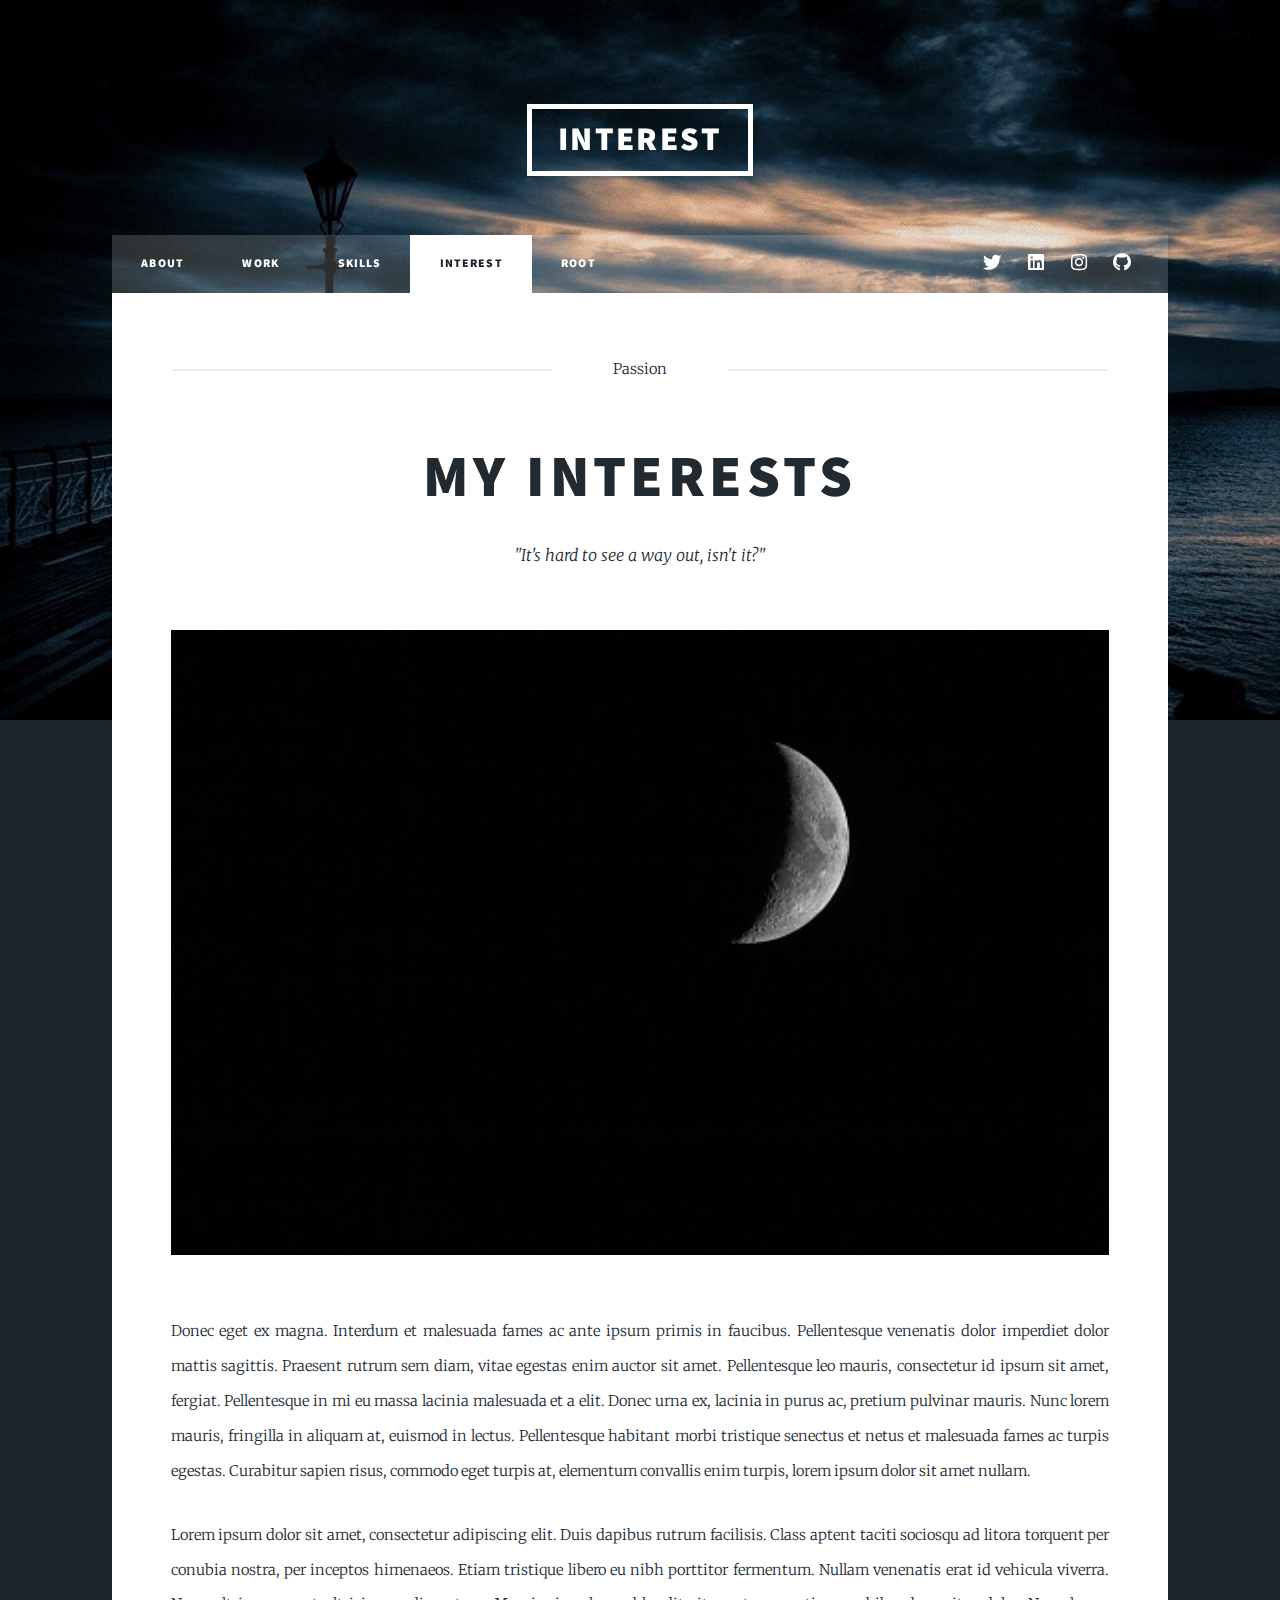
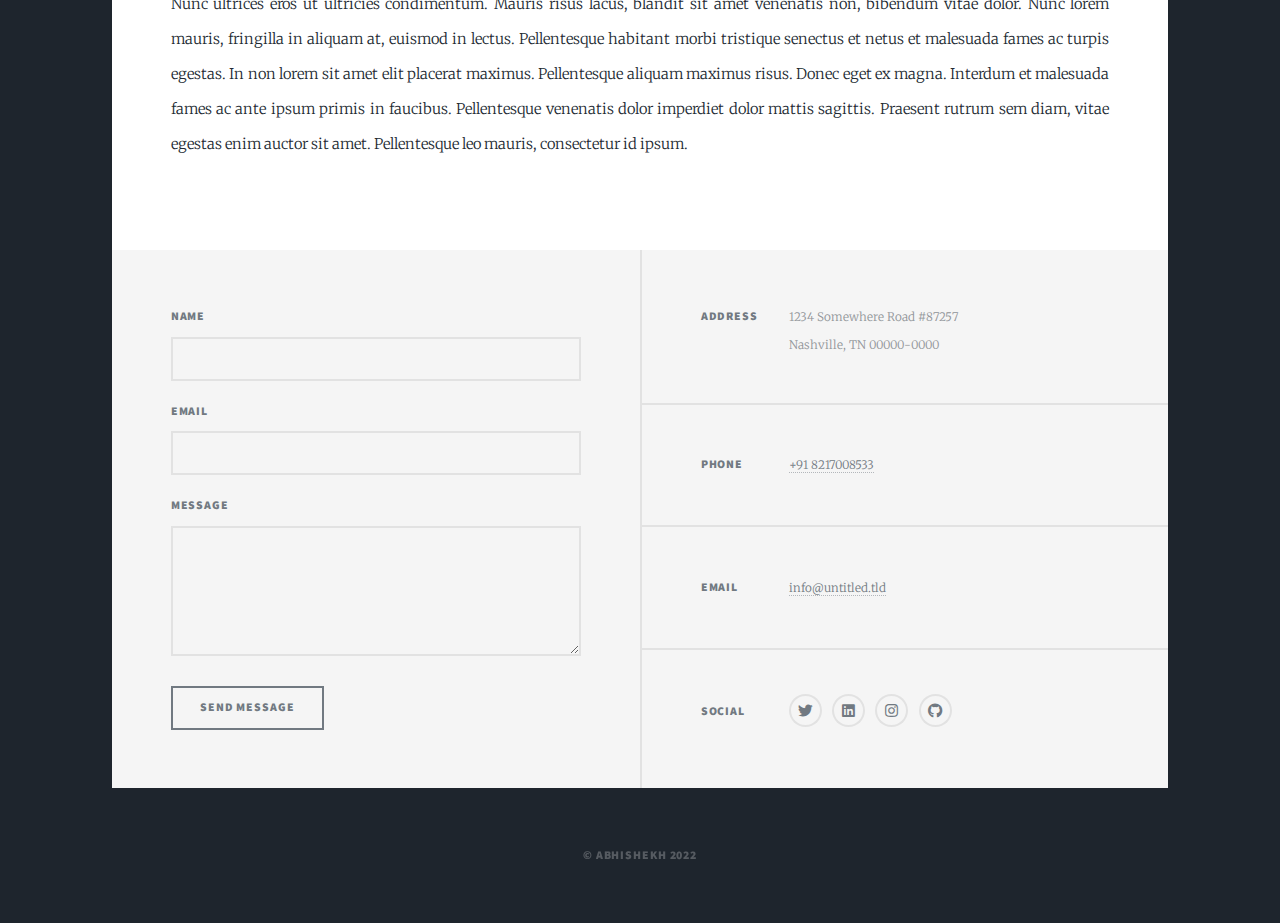
<file: Abhishekh/Interest.html>
<!DOCTYPE HTML>

<html>
	<head>
		<title>Interest</title>
		<meta charset="utf-8" />
		<meta name="viewport" content="width=device-width, initial-scale=1, user-scalable=no" />
		<link rel="stylesheet" href="assets/css/main.css" />
		<noscript><link rel="stylesheet" href="assets/css/noscript.css" /></noscript>
	</head>
	<body class="is-preload">

		<!-- Wrapper -->
			<div id="wrapper">

				<!-- Header -->
					<header id="header">
						<a href="#main" class="logo">interest</a>
					</header>

				<!-- Nav -->
					<nav id="nav">
						<ul class="links">
							<li><a href="index.html">ABOUT</a></li>
							<li><a href="work.html">WORK</a></li>
							<li><a href="skillset.html">Skills</a></li>
                            <li class="active"><a href="Interest.html">Interest</a></li>
                            <li><a href="root.html">root</a></li>
						</ul>
						<ul class="icons">
							<li><a href="#" class="icon brands fa-twitter"><span class="label">Twitter</span></a></li>
							<li><a href="https://www.linkedin.com/in/abhishekhravikumar/" class="icon brands fa-linkedin"><span class="label">Linkedin</span></a></li>
							<li><a href="https://www.instagram.com/abhishekhpr/" class="icon brands fa-instagram"><span class="label">Instagram</span></a></li>
							<li><a href="#" class="icon brands fa-github"><span class="label">GitHub</span></a></li>
						</ul>
					</nav>

				<!-- Main -->
					<div id="main">

						<!-- Post -->
							<section class="post">
								<header class="major">
									<span class="date">Passion</span>
									<h1> My interests</h1>
									<p>"It's hard to see a way out, isn't it?"</p>
								</header>
								<div class="image main"><img src="images/moonlight.jpg" alt="" /></div>
								<p>Donec eget ex magna. Interdum et malesuada fames ac ante ipsum primis in faucibus. Pellentesque venenatis dolor imperdiet dolor mattis sagittis. Praesent rutrum sem diam, vitae egestas enim auctor sit amet. Pellentesque leo mauris, consectetur id ipsum sit amet, fergiat. Pellentesque in mi eu massa lacinia malesuada et a elit. Donec urna ex, lacinia in purus ac, pretium pulvinar mauris. Nunc lorem mauris, fringilla in aliquam at, euismod in lectus. Pellentesque habitant morbi tristique senectus et netus et malesuada fames ac turpis egestas. Curabitur sapien risus, commodo eget turpis at, elementum convallis enim turpis, lorem ipsum dolor sit amet nullam.</p>
								<p>Lorem ipsum dolor sit amet, consectetur adipiscing elit. Duis dapibus rutrum facilisis. Class aptent taciti sociosqu ad litora torquent per conubia nostra, per inceptos himenaeos. Etiam tristique libero eu nibh porttitor fermentum. Nullam venenatis erat id vehicula viverra. Nunc ultrices eros ut ultricies condimentum. Mauris risus lacus, blandit sit amet venenatis non, bibendum vitae dolor. Nunc lorem mauris, fringilla in aliquam at, euismod in lectus. Pellentesque habitant morbi tristique senectus et netus et malesuada fames ac turpis egestas. In non lorem sit amet elit placerat maximus. Pellentesque aliquam maximus risus. Donec eget ex magna. Interdum et malesuada fames ac ante ipsum primis in faucibus. Pellentesque venenatis dolor imperdiet dolor mattis sagittis. Praesent rutrum sem diam, vitae egestas enim auctor sit amet. Pellentesque leo mauris, consectetur id ipsum.</p>
							</section>

					</div>

				<!-- Footer -->
					<footer id="footer">
						<section>
							<form method="post" action="https://formspree.io/f/mgedpppw">
								<div class="fields">
									<div class="field">
										<label for="name">Name</label>
										<input type="text" name="name" id="name" />
									</div>
									<div class="field">
										<label for="email">Email</label>
										<input type="text" name="email" id="email" />
									</div>
									<div class="field">
										<label for="message">Message</label>
										<textarea name="message" id="message" rows="3"></textarea>
									</div>
								</div>
								<ul class="actions">
									<li><input type="submit" value="Send Message" /></li>
								</ul>
							</form>
						</section>
						<section class="split contact">
							<section class="alt">
								<h3>Address</h3>
								<p>1234 Somewhere Road #87257<br />
								Nashville, TN 00000-0000</p>
							</section>
							<section>
								<h3>Phone</h3>
								<p><a href="#">+91 8217008533</a></p>
							</section>
							<section>
								<h3>Email</h3>
								<p><a href="#">info@untitled.tld</a></p>
							</section>
							<section>
								<h3>Social</h3>
								<ul class="icons alt">
									<li><a href="#" class="icon brands alt fa-twitter"><span class="label">Twitter</span></a></li>
									<li><a href="https://www.linkedin.com/in/abhishekhravikumar/" class="icon brands alt fa-linkedin"><span class="label">Linkedin</span></a></li>
									<li><a href="https://www.instagram.com/abhishekhpr/" class="icon brands alt fa-instagram"><span class="label">Instagram</span></a></li>
									<li><a href="#" class="icon brands alt fa-github"><span class="label">GitHub</span></a></li>
								</ul>
							</section>
						</section>
					</footer>

				<!-- Copyright -->
					<div id="copyright">
						<ul><li>&copy; Abhishekh 2022</li></ul>
					</div>

			</div>

		<!-- Scripts -->
			<script src="assets/js/jquery.min.js"></script>
			<script src="assets/js/jquery.scrollex.min.js"></script>
			<script src="assets/js/jquery.scrolly.min.js"></script>
			<script src="assets/js/browser.min.js"></script>
			<script src="assets/js/breakpoints.min.js"></script>
			<script src="assets/js/util.js"></script>
			<script src="assets/js/main.js"></script>

	</body>
</html>
</file>
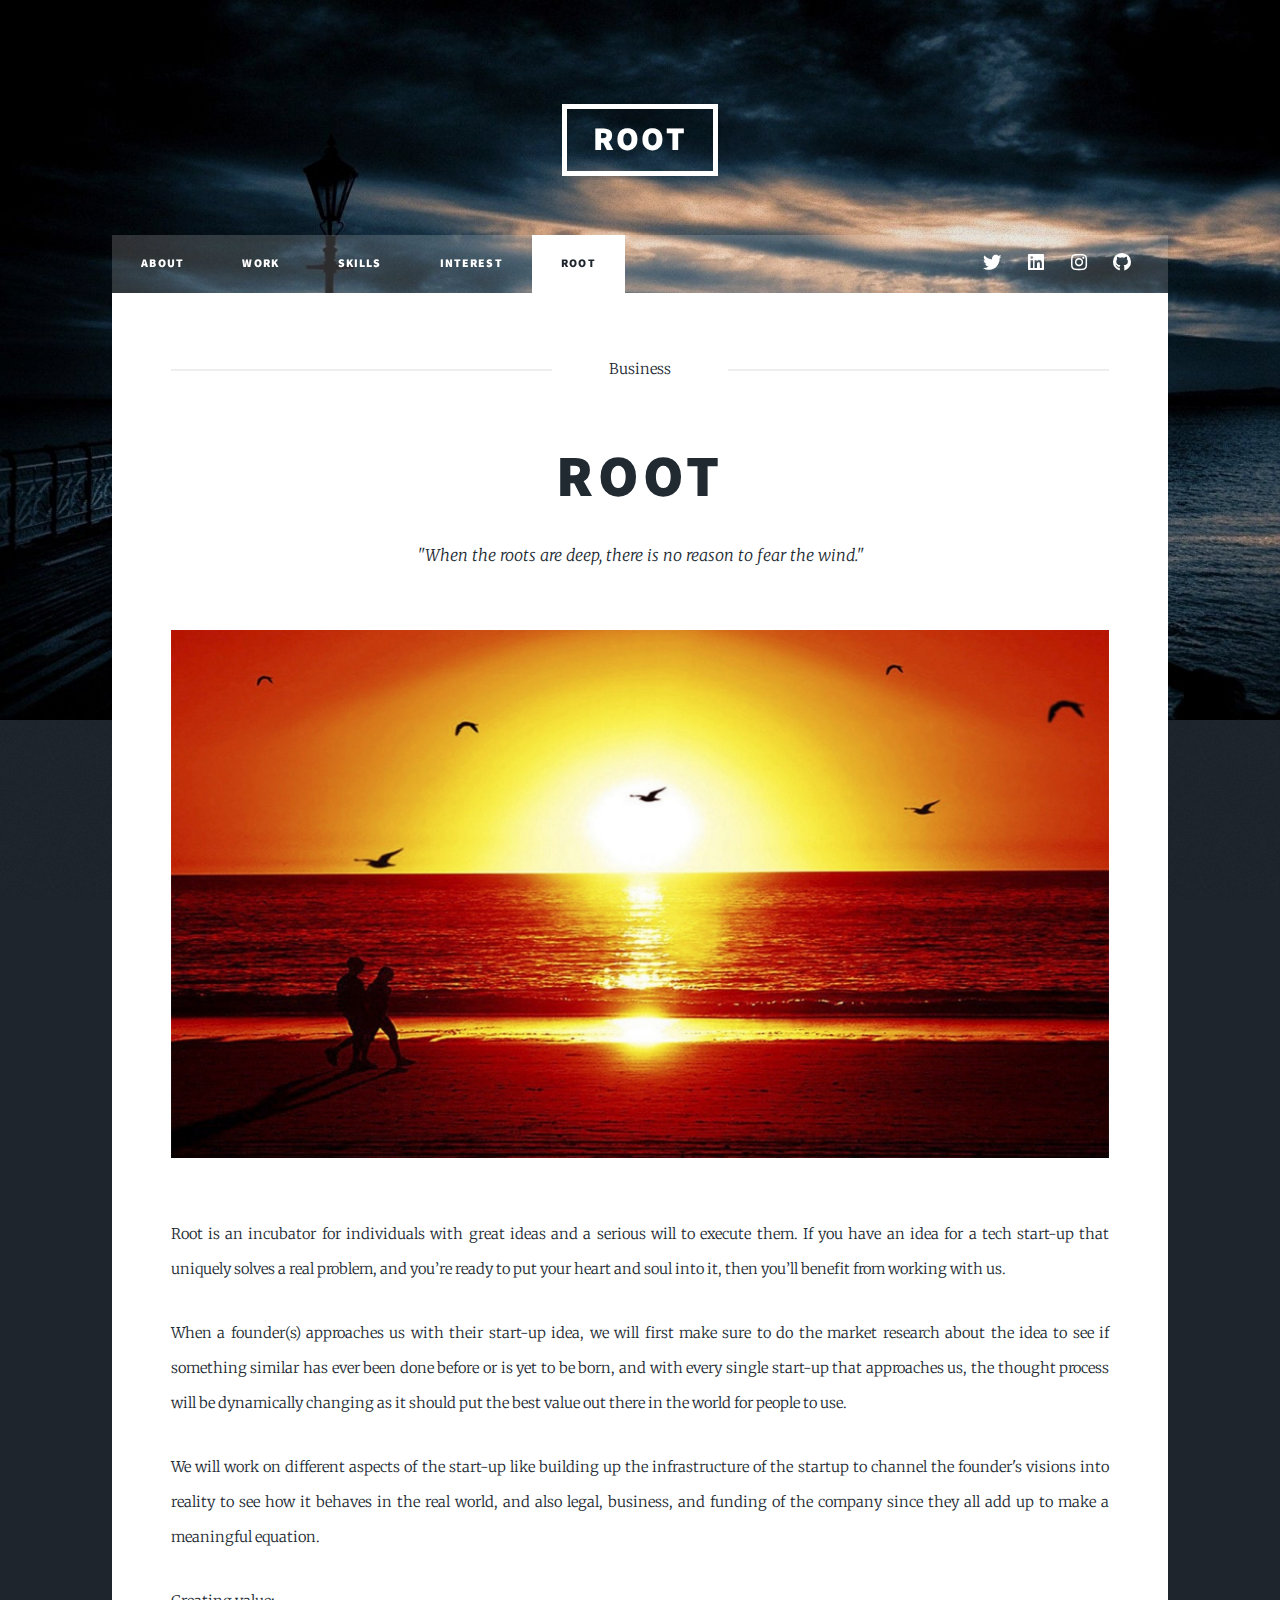
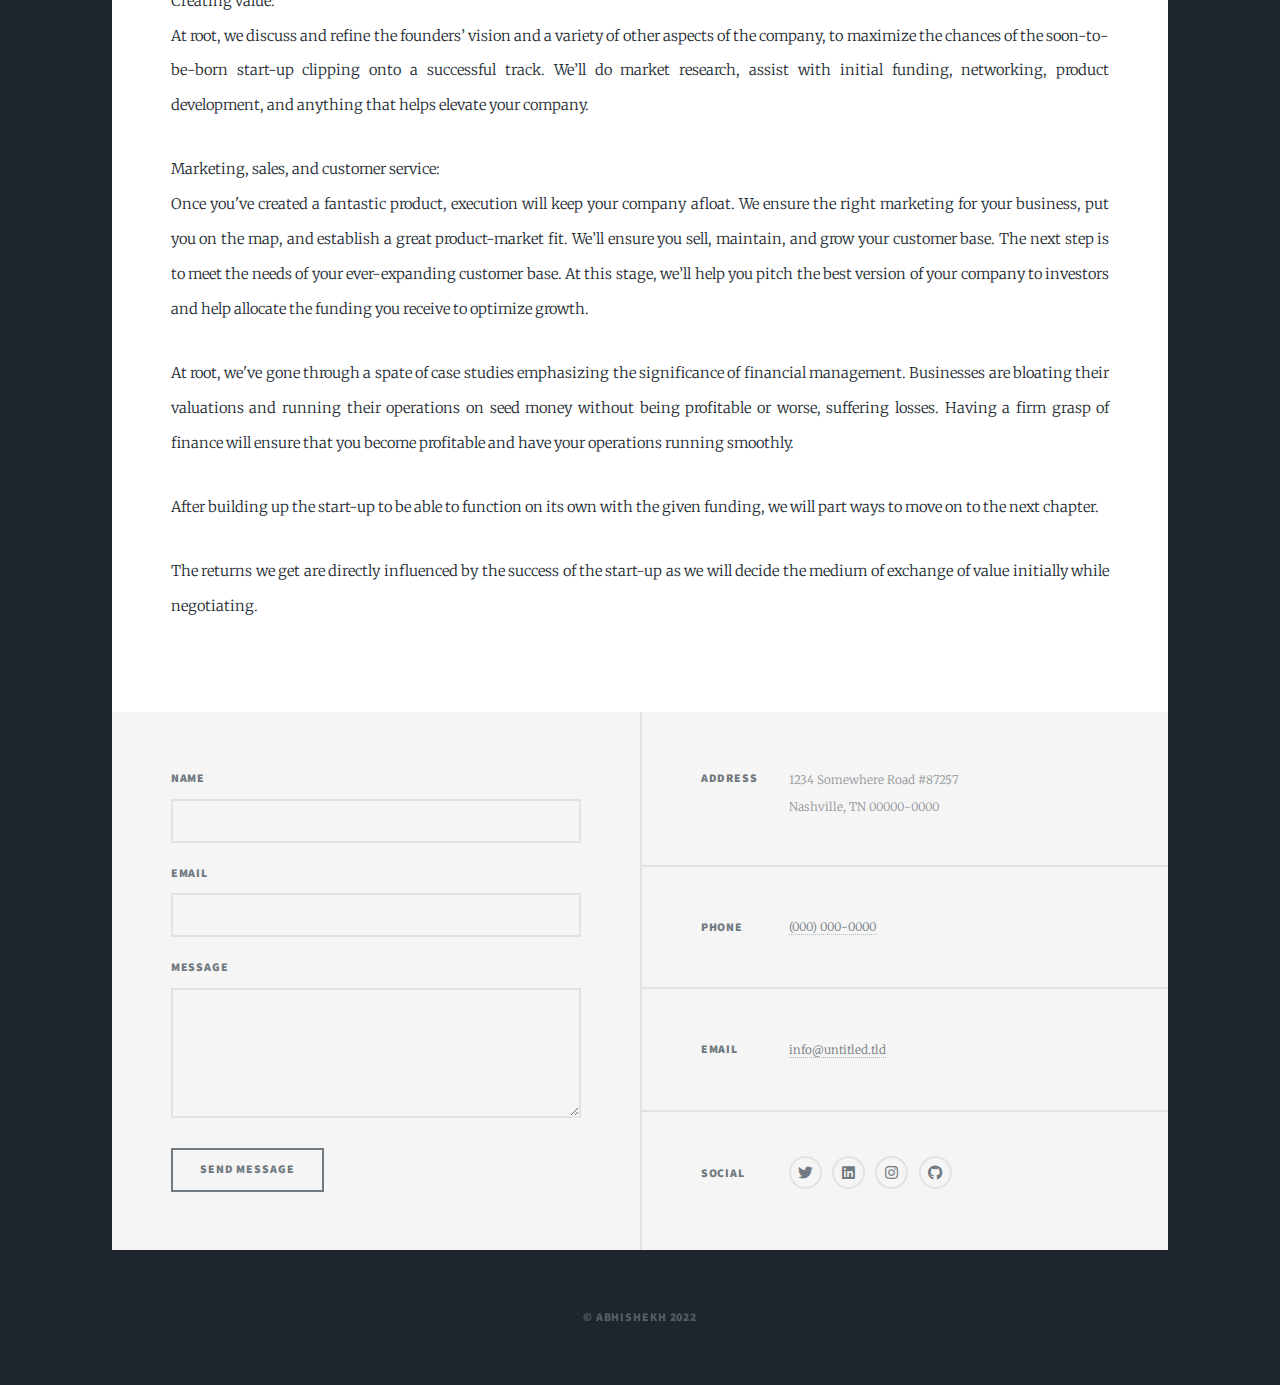
<file: Abhishekh/root.html>
<!DOCTYPE HTML>

<html>
	<head>
		<title>Work</title>
		<meta charset="utf-8" />
		<meta name="viewport" content="width=device-width, initial-scale=1, user-scalable=no" />
		<link rel="stylesheet" href="assets/css/main.css" />
		<noscript><link rel="stylesheet" href="assets/css/noscript.css" /></noscript>
	</head>
	<body class="is-preload">

		<!-- Wrapper -->
			<div id="wrapper">

				<!-- Header -->
					<header id="header">
						<a href="#main" class="logo">root</a>
					</header>

				<!-- Nav -->
					<nav id="nav">
						<ul class="links">
							<li><a href="index.html">ABOUT</a></li>
							<li><a href="work.html">WORK</a></li>
                            <li><a href="skillset.html">Skills</a></li>
                            <li><a href="Interest.html">Interest</a></li>
							<li class="active"><a href="root.html">root</a></li>
						</ul>
						<ul class="icons">
							<li><a href="#" class="icon brands fa-twitter"><span class="label">Twitter</span></a></li>
							<li><a href="https://www.linkedin.com/in/abhishekhravikumar/" class="icon brands fa-linkedin"><span class="label">Linkedin</span></a></li>
							<li><a href="https://www.instagram.com/abhishekhpr/" class="icon brands fa-instagram"><span class="label">Instagram</span></a></li>
							<li><a href="#" class="icon brands fa-github"><span class="label">GitHub</span></a></li>
						</ul>
					</nav>

				<!-- Main -->
					<div id="main">

						<!-- Post -->
							<section class="post">
								<header class="major">
									<span class="date">Business</span>
									<h1> root</h1>
									<p>"When the roots are deep, there is no reason to fear the wind."</p>
								</header>
								<div class="image main"><img src="images/beach1.jpg" alt="" /></div>
								<p> Root is an incubator for individuals with great ideas and a serious will to execute them. If you have an idea for a tech start-up that uniquely solves a real problem, and you’re ready to put your heart and soul into it, then you’ll benefit from working with us. </p>

								<p>	When a founder(s) approaches us with their start-up idea, we will first make sure to do the market research about the idea to see if something similar has ever been done before or is yet to be born, and with every single start-up that approaches us, the thought process will be dynamically changing as it should put the best value out there in the world for people to use. </p>
									
								<p>	We will work on different aspects of the start-up like building up the infrastructure of the startup to channel the founder's visions into reality to see how it behaves in the real world, and also legal, business, and funding of the company since they all add up to make a meaningful equation.</p>
									
								<p>	Creating value:<br>
									At root, we discuss and refine the founders’ vision and a variety of other aspects of the company, to maximize the chances of the soon-to-be-born start-up clipping onto a successful track. We’ll do market research, assist with initial funding, networking, product development, and anything that helps elevate your company. </p>    
									
								<p>	Marketing, sales, and customer service:<br>
									Once you've created a fantastic product, execution will keep your company afloat. We ensure the right marketing for your business, put you on the map, and establish a great product-market fit. We’ll ensure you sell, maintain, and grow your customer base. The next step is to meet the needs of your ever-expanding customer base. At this stage, we’ll help you pitch the best version of your company to investors and help allocate the funding you receive to optimize growth.</p>
									
								<p>	At root, we've gone through a spate of case studies emphasizing the significance of financial management. Businesses are bloating their valuations and running their operations on seed money without being profitable or worse, suffering losses. Having a firm grasp of finance will ensure that you become profitable and have your operations running smoothly.</p>
									
								<p>	After building up the start-up to be able to function on its own with the given funding, we will part ways to move on to the next chapter. </p>
									
								<p> The returns we get are directly influenced by the success of the start-up as we will decide the medium of exchange of value initially while negotiating.</p>
							</section>

					</div>

				<!-- Footer -->
					<footer id="footer">
						<section>
							<form method="post" action="https://formspree.io/f/mgedpppw">
								<div class="fields">
									<div class="field">
										<label for="name">Name</label>
										<input type="text" name="name" id="name" />
									</div>
									<div class="field">
										<label for="email">Email</label>
										<input type="text" name="email" id="email" />
									</div>
									<div class="field">
										<label for="message">Message</label>
										<textarea name="message" id="message" rows="3"></textarea>
									</div>
								</div>
								<ul class="actions">
									<li><input type="submit" value="Send Message" /></li>
								</ul>
							</form>
						</section>
						<section class="split contact">
							<section class="alt">
								<h3>Address</h3>
								<p>1234 Somewhere Road #87257<br />
								Nashville, TN 00000-0000</p>
							</section>
							<section>
								<h3>Phone</h3>
								<p><a href="#">(000) 000-0000</a></p>
							</section>
							<section>
								<h3>Email</h3>
								<p><a href="#">info@untitled.tld</a></p>
							</section>
							<section>
								<h3>Social</h3>
								<ul class="icons alt">
									<li><a href="#" class="icon brands alt fa-twitter"><span class="label">Twitter</span></a></li>
									<li><a href="https://www.linkedin.com/in/abhishekhravikumar/" class="icon brands alt fa-linkedin"><span class="label">Linkedin</span></a></li>
									<li><a href="https://www.instagram.com/abhishekhpr/" class="icon brands alt fa-instagram"><span class="label">Instagram</span></a></li>
									<li><a href="#" class="icon brands alt fa-github"><span class="label">GitHub</span></a></li>
								</ul>
							</section>
						</section>
					</footer>

				<!-- Copyright -->
					<div id="copyright">
						<ul><li>&copy; Abhishekh 2022</li></ul>
					</div>

			</div>

		<!-- Scripts -->
			<script src="assets/js/jquery.min.js"></script>
			<script src="assets/js/jquery.scrollex.min.js"></script>
			<script src="assets/js/jquery.scrolly.min.js"></script>
			<script src="assets/js/browser.min.js"></script>
			<script src="assets/js/breakpoints.min.js"></script>
			<script src="assets/js/util.js"></script>
			<script src="assets/js/main.js"></script>

	</body>
</html>
</file>
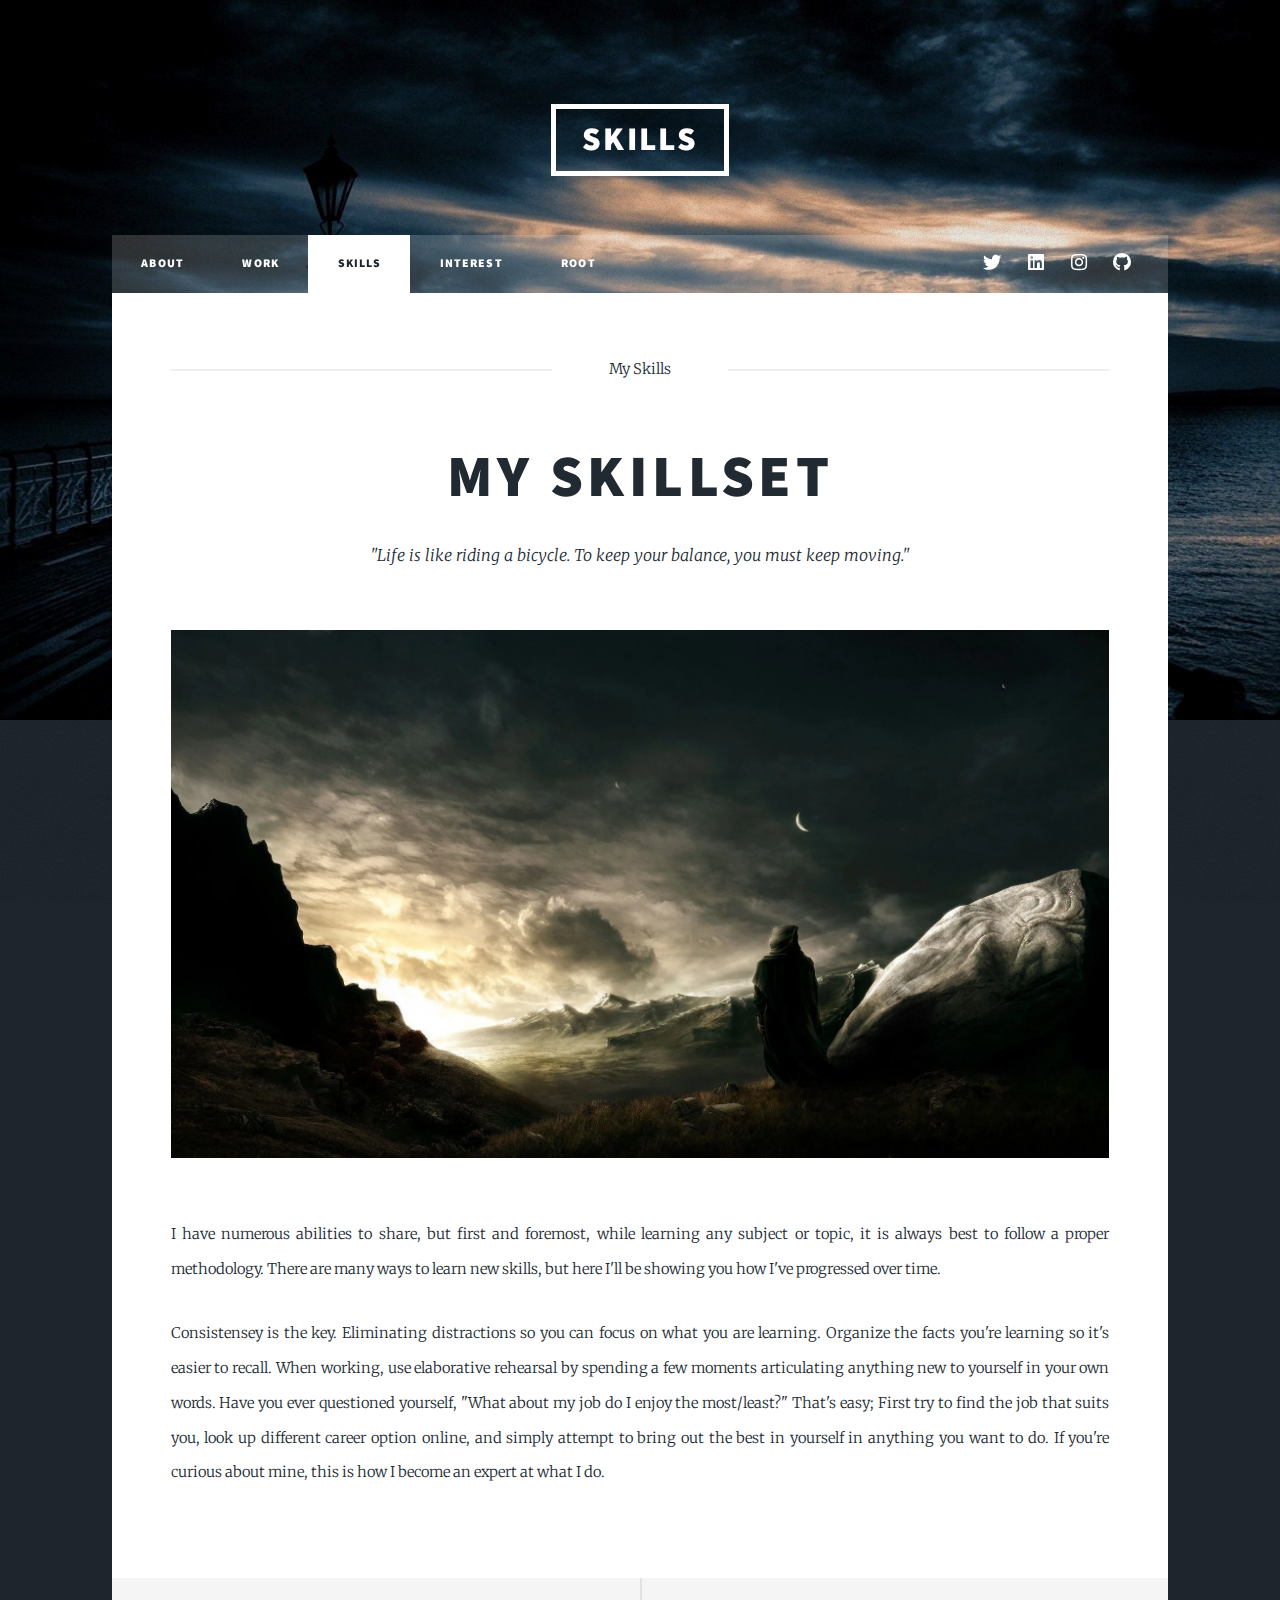
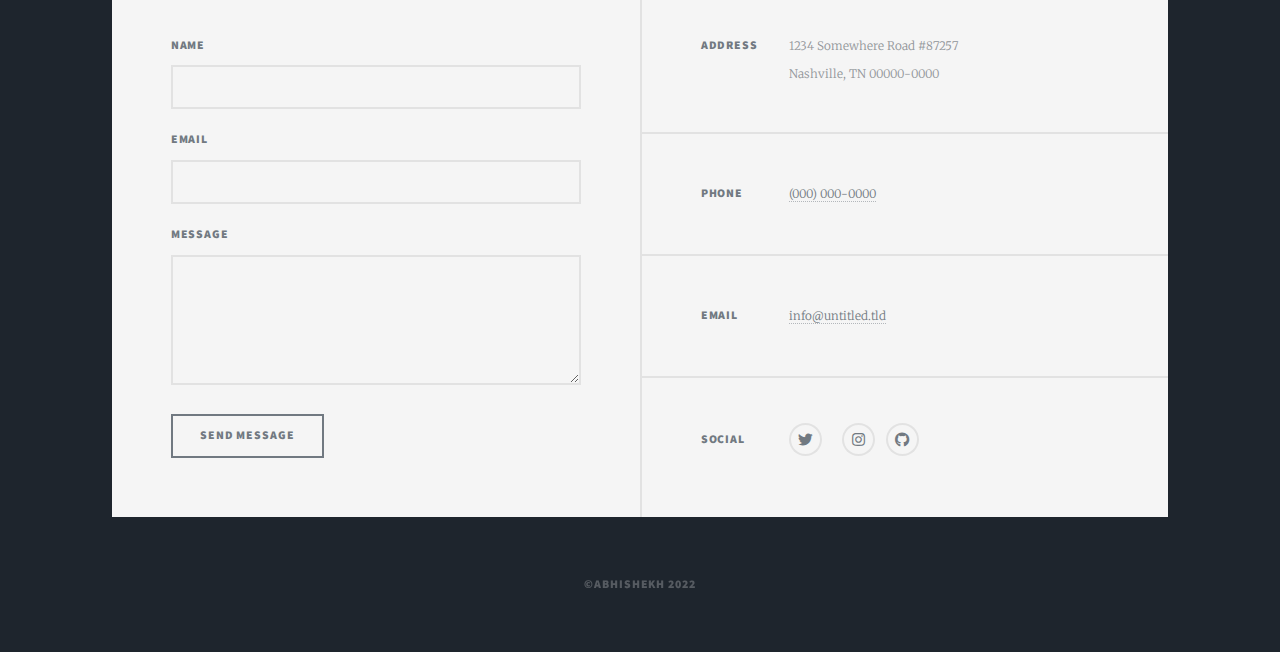
<file: Abhishekh/skillset.html>
<!DOCTYPE HTML>

<html>
	<head>
		<title>Work</title>
		<meta charset="utf-8" />
		<meta name="viewport" content="width=device-width, initial-scale=1, user-scalable=no" />
		<link rel="stylesheet" href="assets/css/main.css" />
		<noscript><link rel="stylesheet" href="assets/css/noscript.css" /></noscript>
	</head>
	<body class="is-preload">

		<!-- Wrapper -->
			<div id="wrapper">

				<!-- Header -->
					<header id="header">
						<a href="#main" class="logo">Skills</a>
					</header>

				<!-- Nav -->
					<nav id="nav">
						<ul class="links">
							<li><a href="index.html">ABOUT</a></li>
							<li><a href="work.html">WORK</a></li>
							<li class="active" ><a href="skillset.html">Skills</a></li>
							<li><a href="Interest.html">Interest</a></li>
                            <li><a href="root.html">root</a></li>
						</ul>
						<ul class="icons">
							<li><a href="#" class="icon brands fa-twitter"><span class="label">Twitter</span></a></li>
							<li><a href="https://www.linkedin.com/in/abhishekhravikumar/" class="icon brands fa-linkedin"><span class="label">Linkedin</span></a></li>
							<li><a href="https://www.instagram.com/abhishekhpr/" class="icon brands fa-instagram"><span class="label">Instagram</span></a></li>
							<li><a href="#" class="icon brands fa-github"><span class="label">GitHub</span></a></li>
						</ul>
					</nav>

				<!-- Main -->
					<div id="main">

						<!-- Post -->
							<section class="post">
								<header class="major">
									<span class="date">My Skills</span>
									<h1> My Skillset</h1>
									<p>"Life is like riding a bicycle. To keep your balance, you must keep moving."</p>
								</header>
								<div class="image main"><img src="images/darkpic.png" alt="" /></div>
								<p> I have numerous abilities to share, but first and foremost, while learning any subject or topic, it is always best to follow a proper methodology. There are many ways to learn new skills, but here I'll be showing you how I've progressed over time. </p>
								<p> Consistensey is the key. Eliminating distractions so you can focus on what you are learning. Organize the facts you're learning so it's easier to recall. When working, use elaborative rehearsal by spending a few moments articulating anything new to yourself in your own words. Have you ever questioned yourself, "What about my job do I enjoy the most/least?" That's easy; First try to find the job that suits you, look up different career option online, and simply attempt to bring out the best in yourself in anything you want to do. If you're curious about mine, this is how I become an expert at what I do. </p>
							</section>

					</div>

				<!-- Footer -->
					<footer id="footer">
						<section>
							<form method="post" action="https://formspree.io/f/mgedpppw">
								<div class="fields">
									<div class="field">
										<label for="name">Name</label>
										<input type="text" name="name" id="name" />
									</div>
									<div class="field">
										<label for="email">Email</label>
										<input type="text" name="email" id="email" />
									</div>
									<div class="field">
										<label for="message">Message</label>
										<textarea name="message" id="message" rows="3"></textarea>
									</div>
								</div>
								<ul class="actions">
									<li><input type="submit" value="Send Message" /></li>
								</ul>
							</form>
						</section>
						<section class="split contact">
							<section class="alt">
								<h3>Address</h3>
								<p>1234 Somewhere Road #87257<br />
								Nashville, TN 00000-0000</p>
							</section>
							<section>
								<h3>Phone</h3>
								<p><a href="#">(000) 000-0000</a></p>
							</section>
							<section>
								<h3>Email</h3>
								<p><a href="#">info@untitled.tld</a></p>
							</section>
							<section>
								<h3>Social</h3>
								<ul class="icons alt">
									<li><a href="#" class="icon brands alt fa-twitter"><span class="label">Twitter</span></a></li>
									<li><a href="https://www.linkedin.com/in/abhishekhravikumar/" class="icon brands alt fa-Lin'"><span class="label">Linkedin</span></a></li>
									<li><a href="https://www.instagram.com/abhishekhpr/" class="icon brands alt fa-instagram"><span class="label">Instagram</span></a></li>
									<li><a href="#" class="icon brands alt fa-github"><span class="label">GitHub</span></a></li>
								</ul>
							</section>
						</section>
					</footer>

				<!-- Copyright -->
					<div id="copyright">
						<ul><li>&copy;Abhishekh 2022</li></ul>
					</div>

			</div>

		<!-- Scripts -->
			<script src="assets/js/jquery.min.js"></script>
			<script src="assets/js/jquery.scrollex.min.js"></script>
			<script src="assets/js/jquery.scrolly.min.js"></script>
			<script src="assets/js/browser.min.js"></script>
			<script src="assets/js/breakpoints.min.js"></script>
			<script src="assets/js/util.js"></script>
			<script src="assets/js/main.js"></script>

	</body>
</html>
</file>
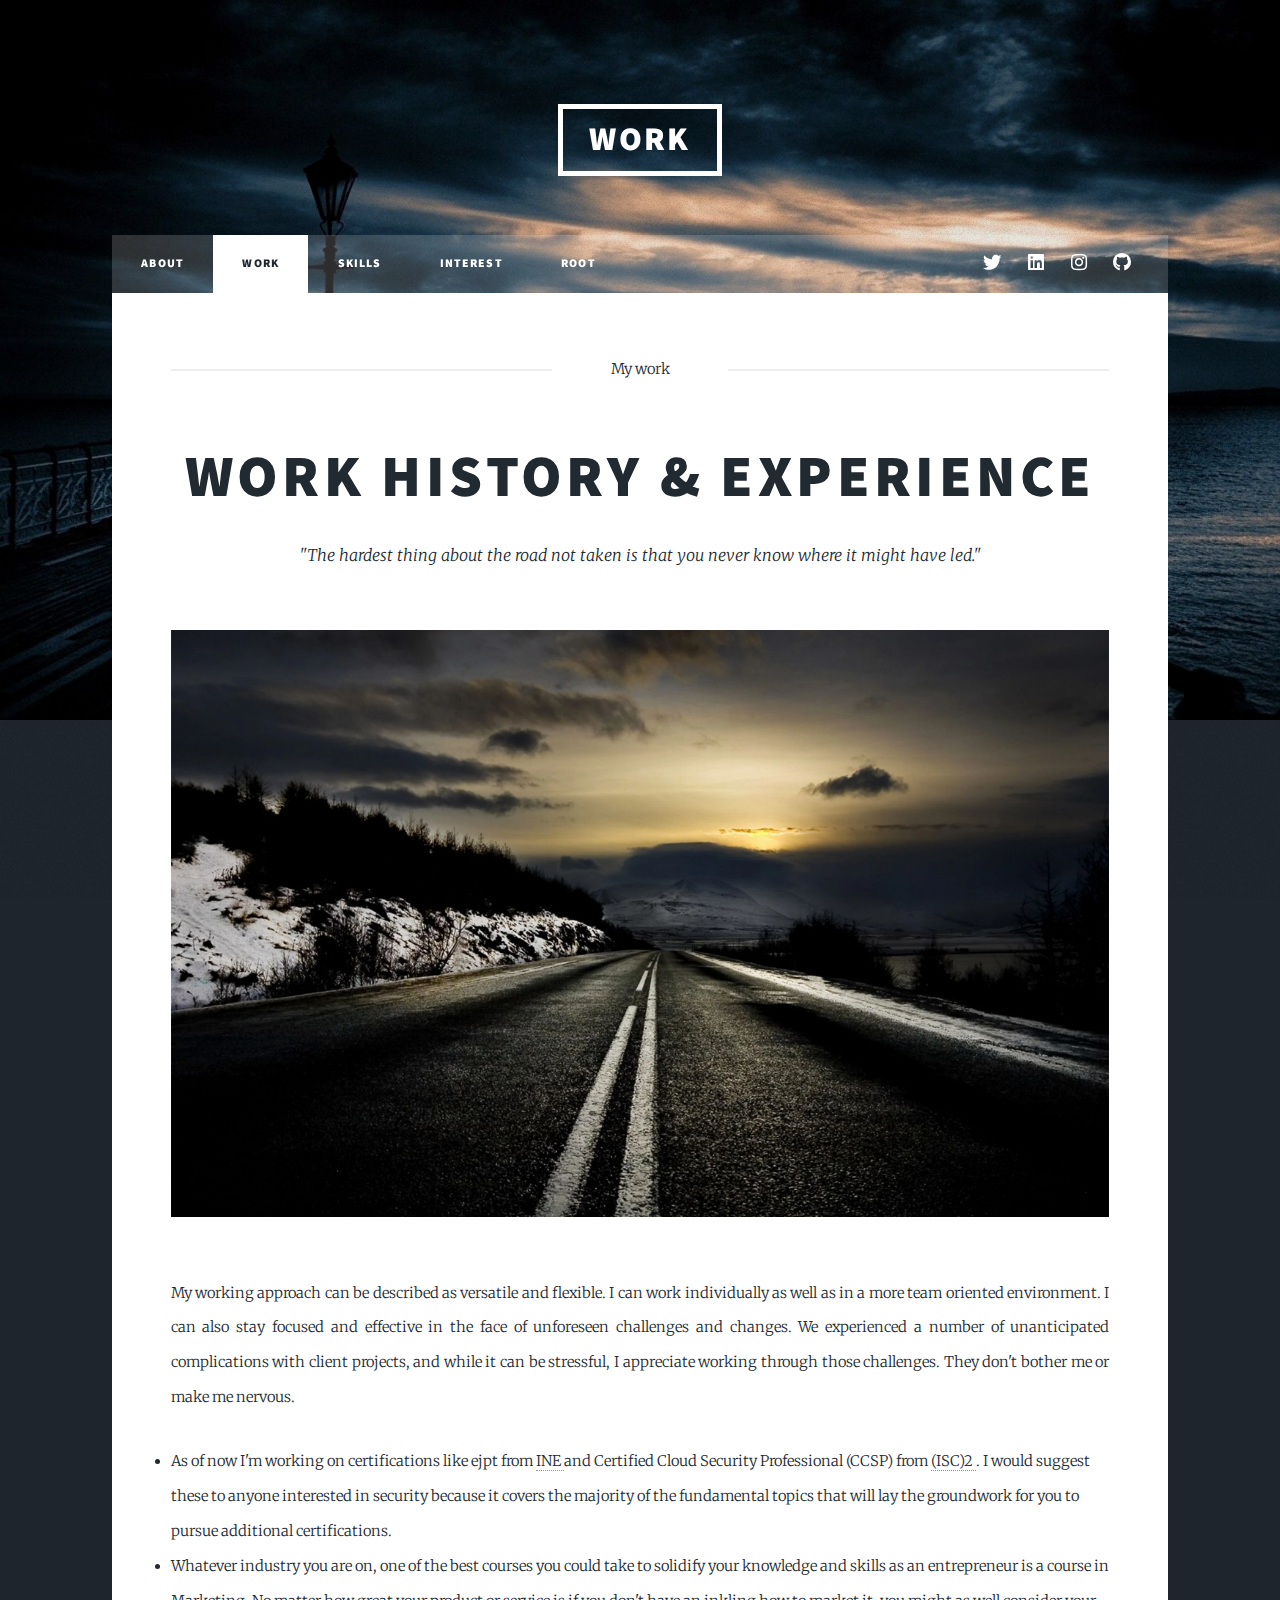
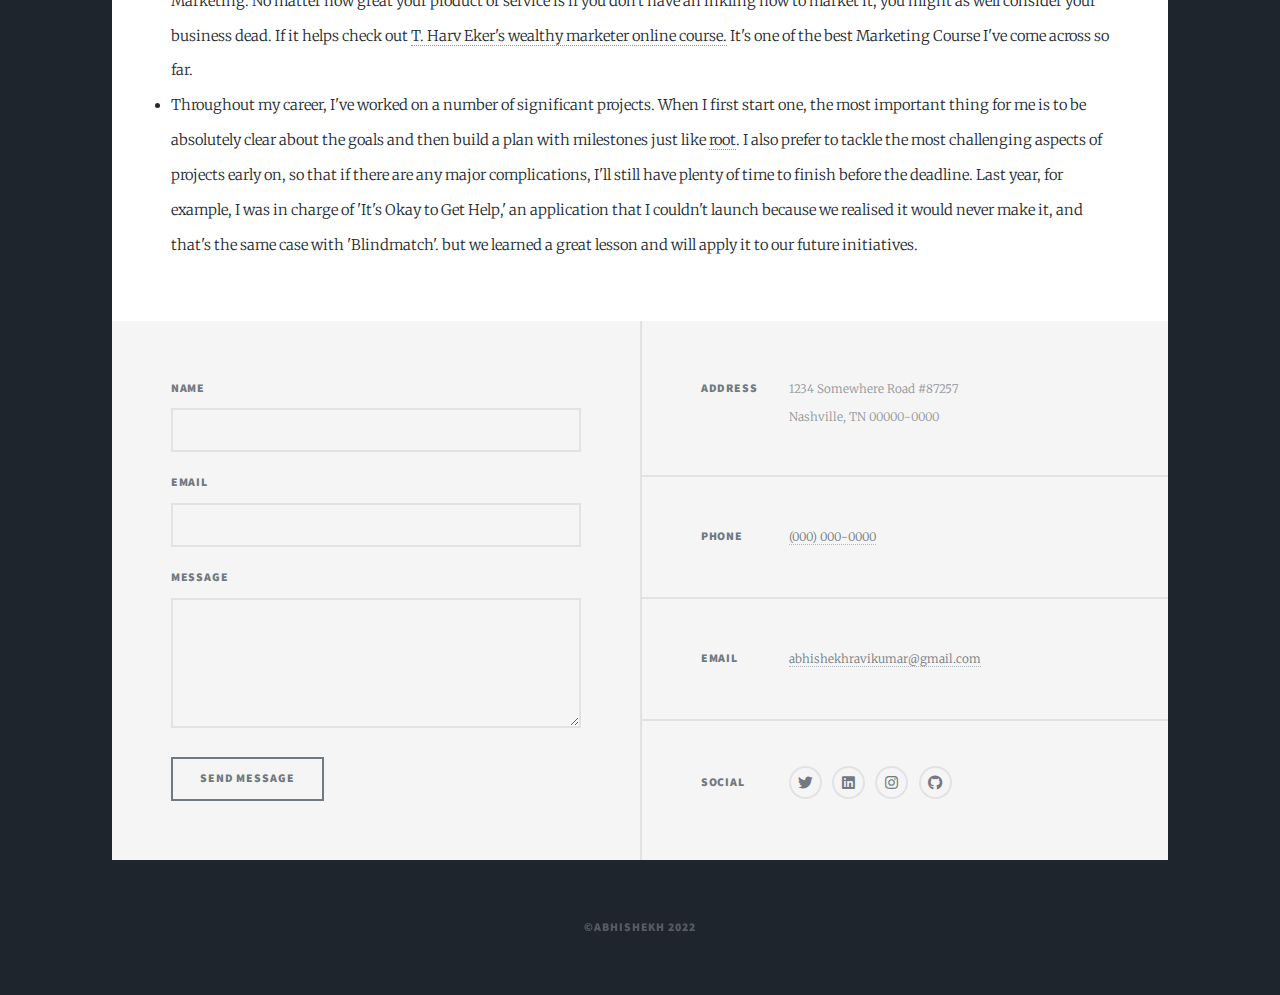
<file: Abhishekh/work.html>
<!DOCTYPE HTML>

<html>
	<head>
		<title>Work</title>
		<meta charset="utf-8" />
		<meta name="viewport" content="width=device-width, initial-scale=1, user-scalable=no" />
		<link rel="stylesheet" href="assets/css/main.css" />
		<noscript><link rel="stylesheet" href="assets/css/noscript.css" /></noscript>
	</head>
	<body class="is-preload">

		<!-- Wrapper -->
			<div id="wrapper">

				<!-- Header -->
					<header id="header">
						<a href="#main" class="logo">WORK</a>
					</header>

				<!-- Nav -->
					<nav id="nav">
						<ul class="links">
							<li><a href="index.html">ABOUT</a></li>
							<li class="active"><a href="work.html">WORK</a></li>
							<li><a href="skillset.html">Skills</a></li>
							<li><a href="Interest.html">Interest</a></li>
							<li><a href="root.html">root</a></li>
						</ul>
						<ul class="icons">
							<li><a href="#" class="icon brands fa-twitter"><span class="label">Twitter</span></a></li>
							<li><a href="https://www.linkedin.com/in/abhishekhravikumar/" class="icon brands fa-linkedin"><span class="label">Linkedin </span></a></li>
							<li><a href="https://www.instagram.com/abhishekhpr/" class="icon brands fa-instagram"><span class="label">Instagram</span></a></li>
							<li><a href="#" class="icon brands fa-github"><span class="label">GitHub</span></a></li>
						</ul>
					</nav>

				<!-- Main -->
					<div id="main">

						<!-- Post -->
							<section class="post">
								<header class="major">
									<span class="date">My work</span>
									<h1> work History & experience</h1>
									<p>"The hardest thing about the road not taken is that you never know where it might have led."</p>
								</header>
								<div class="image main"><img src="images/road.png" alt="" /></div>
								<p>My working approach can be described as versatile and flexible. I can work individually as well as in a more team oriented environment. I can also stay focused and effective in the face of unforeseen challenges and changes. We experienced a number of unanticipated complications with client projects, and while it can be stressful, I appreciate working through those challenges. They don't bother me or make me nervous.</p>
							    
								<li> As of now I'm working on certifications like ejpt from <a href="https://elearnsecurity.com/product/ejpt-certification/">INE </a> and Certified Cloud Security Professional (CCSP) from <a href="https://www.isc2.org/Certifications/CCSP"> (ISC)2 </a>. I would suggest these to anyone interested in security because it covers the majority of the fundamental topics that will lay the groundwork for you to pursue additional certifications. </li>
								
								<li> Whatever industry you are on, one of the best courses you could take to solidify your knowledge and skills as an entrepreneur is a course in Marketing.
									No matter how great your product or service is if you don't have an inkling how to market it, you might as well consider your business dead.	
									If it helps check out <a href="https://www.harvekeronline.com/twm/letter/100off/" >T. Harv Eker's wealthy marketer online course.</a>
									It's one of the best Marketing Course I've come across so far. </li>

								<li>Throughout my career, I've worked on a number of significant projects. When I first start one, the most important thing for me is to be absolutely clear about the goals and then build a plan with milestones just like <a href="root.html"> root</a>. I also prefer to tackle the most challenging aspects of projects early on, so that if there are any major complications, I'll still have plenty of time to finish before the deadline. Last year, for example, I was in charge of 'It's Okay to Get Help,' an application that I couldn't launch because we realised it would never make it, and that's the same case with 'Blindmatch'. but we learned a great lesson and will apply it to our future initiatives.</li>
							</section>

					</div>

				<!-- Footer -->
					<footer id="footer">
						<section>
							<form method="post" action="https://formspree.io/f/mgedpppw">
								<div class="fields">
									<div class="field">
										<label for="name">Name</label>
										<input type="text" name="name" id="name" />
									</div>
									<div class="field">
										<label for="email">Email</label>
										<input type="text" name="email" id="email" />
									</div>
									<div class="field">
										<label for="message">Message</label>
										<textarea name="message" id="message" rows="3"></textarea>
									</div>
								</div>
								<ul class="actions">
									<li><input type="submit" value="Send Message" /></li>
								</ul>
							</form>
						</section>
						<section class="split contact">
							<section class="alt">
								<h3>Address</h3>
								<p>1234 Somewhere Road #87257<br />
								Nashville, TN 00000-0000</p>
							</section>
							<section>
								<h3>Phone</h3>
								<p><a href="#">(000) 000-0000</a></p>
							</section>
							<section>
								<h3>Email</h3>
								<p><a href="#">abhishekhravikumar@gmail.com</a></p>
							</section>
							<section>
								<h3>Social</h3>
								<ul class="icons alt">
									<li><a href="#" class="icon brands alt fa-twitter"><span class="label">Twitter</span></a></li>
									<li><a href="https://www.linkedin.com/in/abhishekhravikumar/" class="icon brands alt fa-linkedin"><span class="label">Linkedin</span></a></li>
									<li><a href="https://www.instagram.com/abhishekhpr/" class="icon brands alt fa-instagram"><span class="label">Instagram</span></a></li>
									<li><a href="#" class="icon brands alt fa-github"><span class="label">GitHub</span></a></li>
								</ul>
							</section>
						</section>
					</footer>

				<!-- Copyright -->
					<div id="copyright">
						<ul><li>&copy;Abhishekh 2022</li></ul>
					</div>

			</div>

		<!-- Scripts -->
			<script src="assets/js/jquery.min.js"></script>
			<script src="assets/js/jquery.scrollex.min.js"></script>
			<script src="assets/js/jquery.scrolly.min.js"></script>
			<script src="assets/js/browser.min.js"></script>
			<script src="assets/js/breakpoints.min.js"></script>
			<script src="assets/js/util.js"></script>
			<script src="assets/js/main.js"></script>

	</body>
</html>
</file>
<file: Abhishekh/assets/css/main.css>
@import url(fontawesome-all.min.css);
@import url("https://fonts.googleapis.com/css?family=Merriweather:300,700,300italic,700italic|Source+Sans+Pro:900");


html, body, div, span, applet, object,
iframe, h1, h2, h3, h4, h5, h6, p, blockquote,
pre, a, abbr, acronym, address, big, cite,
code, del, dfn, em, img, ins, kbd, q, s, samp,
small, strike, strong, sub, sup, tt, var, b,
u, i, center, dl, dt, dd, ol, ul, li, fieldset,
form, label, legend, table, caption, tbody,
tfoot, thead, tr, th, td, article, aside,
canvas, details, embed, figure, figcaption,
footer, header, hgroup, menu, nav, output, ruby,
section, summary, time, mark, audio, video {
	scroll-behavior: smooth;
	margin: 0;
	padding: 0;
	border: 0;
	font-size: 100%;
	font: inherit;
	vertical-align: baseline;}

article, aside, details, figcaption, figure,
footer, header, hgroup, menu, nav, section {
	display: block;}

body {
	line-height: 1;
}

ol, ul {
	list-style: none;
}

blockquote, q {
	quotes: none;
}

	blockquote:before, blockquote:after, q:before, q:after {
		content: '';
		content: none;
	}

table {
	border-collapse: collapse;
	border-spacing: 0;
}

body {
	-webkit-text-size-adjust: none;
}

mark {
	background-color: transparent;
	color: inherit;
}

input::-moz-focus-inner {
	border: 0;
	padding: 0;
}

input, select, textarea {
	-moz-appearance: none;
	-webkit-appearance: none;
	-ms-appearance: none;
	appearance: none;
}

/* Basic */

	@-ms-viewport {
		width: device-width;
	}

	body {
		-ms-overflow-style: scrollbar;
	}

	@media screen and (max-width: 480px) {

		html, body {
			min-width: 320px;
		}

	}

	html {
		box-sizing: border-box;
	}

	*, *:before, *:after {
		box-sizing: inherit;
	}

	body {
		background-color: #1e252d;
	}

		body.is-preload *, body.is-preload *:before, body.is-preload *:after {
			-moz-animation: none !important;
			-webkit-animation: none !important;
			-ms-animation: none !important;
			animation: none !important;
			-moz-transition: none !important;
			-webkit-transition: none !important;
			-ms-transition: none !important;
			transition: none !important;
		}

/* Type */

	html {
		font-size: 16pt;
	}

		@media screen and (max-width: 1680px) {

			html {
				font-size: 12pt;
			}

		}

		@media screen and (max-width: 1280px) {

			html {
				font-size: 11pt;
			}

		}

		@media screen and (max-width: 360px) {

			html {
				font-size: 10pt;
			}

		}

	body {
		color: #212931;
	}

	body, input, select, textarea {
		font-family: "Merriweather", Georgia, serif;
		font-weight: 300;
		font-size: 1rem;
		line-height: 2.375;
	}

	a {
		-moz-transition: color 0.2s ease-in-out, background-color 0.2s ease-in-out, border-color 0.2s ease-in-out, box-shadow 0.2s ease-in-out;
		-webkit-transition: color 0.2s ease-in-out, background-color 0.2s ease-in-out, border-color 0.2s ease-in-out, box-shadow 0.2s ease-in-out;
		-ms-transition: color 0.2s ease-in-out, background-color 0.2s ease-in-out, border-color 0.2s ease-in-out, box-shadow 0.2s ease-in-out;
		transition: color 0.2s ease-in-out, background-color 0.2s ease-in-out, border-color 0.2s ease-in-out, box-shadow 0.2s ease-in-out;
		border-bottom: dotted 1px;
		text-decoration: none;
	}

		a:hover {
			border-bottom-color: transparent;
		}

	strong, b {
		font-weight: 600;
	}

	em, i {
		font-style: italic;
	}

	p {
		text-align: justify;
		margin: 0 0 2rem 0;
	}

	h1, h2, h3, h4, h5, h6 {
		font-family: "Source Sans Pro", Helvetica, sans-serif;
		font-weight: 900;
		line-height: 1.5;
		letter-spacing: 0.075em;
		text-transform: uppercase;
		margin: 0 0 1rem 0;
	}

		h1 a, h2 a, h3 a, h4 a, h5 a, h6 a {
			border-bottom: 0;
			color: inherit;
			text-decoration: none;
		}

	h1 {
		font-size: 4rem;
		line-height: 1.1;
		margin: 0 0 2rem 0;
	}

	h2 {
		font-size: 1.75rem;
		line-height: 1.3;
		margin: 0 0 1.5rem 0;
	}

	h3 {
		font-size: 1.25rem;
		margin: 0 0 1.5rem 0;
	}

	h4 {
		font-size: 1rem;
	}

	h5 {
		font-size: 0.9rem;
	}

	h6 {
		font-size: 0.8rem;
	}

	sub {
		font-size: 0.8rem;
		position: relative;
		top: 0.5rem;
	}

	sup {
		font-size: 0.8rem;
		position: relative;
		top: -0.5rem;
	}

	blockquote {
		border-left: solid 4px;
		font-style: italic;
		margin: 0 0 2rem 0;
		padding: 0.5rem 0 0.5rem 2rem;
	}

	code {
		border: solid 2px;
		font-family: "Courier New", monospace;
		font-size: 0.9rem;
		margin: 0 0.25rem;
		padding: 0.25rem 0.65rem;
	}

	pre {
		-webkit-overflow-scrolling: touch;
		font-family: "Courier New", monospace;
		font-size: 0.9rem;
		margin: 0 0 2rem 0;
	}

		pre code {
			display: block;
			line-height: 1.75;
			padding: 1rem 1.5rem;
			overflow-x: auto;
		}

	hr {
		border: 0;
		border-bottom: solid 2px;
		margin: 3rem 0;
	}

		hr.major {
			margin: 5rem 0;
		}

	.align-left {
		text-align: left;
	}

	.align-center {
		text-align: center;
	}

	.align-right {
		text-align: right;
	}

	input, select, textarea {
		color: #212931;
	}

	a {
		color: #212931;
		border-bottom-color: rgba(33, 41, 49, 0.5);
	}

		a:hover {
			border-bottom-color: transparent;
			color: #18bfef !important;
		}

	strong, b {
		color: #212931;
	}

	h1, h2, h3, h4, h5, h6 {
		color: #212931;
	}

	blockquote {
		border-left-color: #eeeeee;
	}

	code {
		background: rgba(220, 220, 220, 0.25);
		border-color: #eeeeee;
	}

	hr {
		border-bottom-color: #eeeeee;
	}

/* Row */

	.row {
		display: flex;
		flex-wrap: wrap;
		box-sizing: border-box;
		align-items: stretch;
	}

		.row > * {
			box-sizing: border-box;
		}

		.row.gtr-uniform > * > :last-child {
			margin-bottom: 0;
		}

		.row.aln-left {
			justify-content: flex-start;
		}

		.row.aln-center {
			justify-content: center;
		}

		.row.aln-right {
			justify-content: flex-end;
		}

		.row.aln-top {
			align-items: flex-start;
		}

		.row.aln-middle {
			align-items: center;
		}

		.row.aln-bottom {
			align-items: flex-end;
		}

		.row > .imp {
			order: -1;
		}

		.row > .col-1 {
			width: 8.33333%;
		}

		.row > .off-1 {
			margin-left: 8.33333%;
		}

		.row > .col-2 {
			width: 16.66667%;
		}

		.row > .off-2 {
			margin-left: 16.66667%;
		}

		.row > .col-3 {
			width: 25%;
		}

		.row > .off-3 {
			margin-left: 25%;
		}

		.row > .col-4 {
			width: 33.33333%;
		}

		.row > .off-4 {
			margin-left: 33.33333%;
		}

		.row > .col-5 {
			width: 41.66667%;
		}

		.row > .off-5 {
			margin-left: 41.66667%;
		}

		.row > .col-6 {
			width: 50%;
		}

		.row > .off-6 {
			margin-left: 50%;
		}

		.row > .col-7 {
			width: 58.33333%;
		}

		.row > .off-7 {
			margin-left: 58.33333%;
		}

		.row > .col-8 {
			width: 66.66667%;
		}

		.row > .off-8 {
			margin-left: 66.66667%;
		}

		.row > .col-9 {
			width: 75%;
		}

		.row > .off-9 {
			margin-left: 75%;
		}

		.row > .col-10 {
			width: 83.33333%;
		}

		.row > .off-10 {
			margin-left: 83.33333%;
		}

		.row > .col-11 {
			width: 91.66667%;
		}

		.row > .off-11 {
			margin-left: 91.66667%;
		}

		.row > .col-12 {
			width: 100%;
		}

		.row > .off-12 {
			margin-left: 100%;
		}

		.row.gtr-0 {
			margin-top: 0;
			margin-left: 0rem;
		}

			.row.gtr-0 > * {
				padding: 0 0 0 0rem;
			}

			.row.gtr-0.gtr-uniform {
				margin-top: 0rem;
			}

				.row.gtr-0.gtr-uniform > * {
					padding-top: 0rem;
				}

		.row.gtr-25 {
			margin-top: 0;
			margin-left: -0.375rem;
		}

			.row.gtr-25 > * {
				padding: 0 0 0 0.375rem;
			}

			.row.gtr-25.gtr-uniform {
				margin-top: -0.375rem;
			}

				.row.gtr-25.gtr-uniform > * {
					padding-top: 0.375rem;
				}

		.row.gtr-50 {
			margin-top: 0;
			margin-left: -0.75rem;
		}

			.row.gtr-50 > * {
				padding: 0 0 0 0.75rem;
			}

			.row.gtr-50.gtr-uniform {
				margin-top: -0.75rem;
			}

				.row.gtr-50.gtr-uniform > * {
					padding-top: 0.75rem;
				}

		.row {
			margin-top: 0;
			margin-left: -1.5rem;
		}

			.row > * {
				padding: 0 0 0 1.5rem;
			}

			.row.gtr-uniform {
				margin-top: -1.5rem;
			}

				.row.gtr-uniform > * {
					padding-top: 1.5rem;
				}

		.row.gtr-150 {
			margin-top: 0;
			margin-left: -2.25rem;
		}

			.row.gtr-150 > * {
				padding: 0 0 0 2.25rem;
			}

			.row.gtr-150.gtr-uniform {
				margin-top: -2.25rem;
			}

				.row.gtr-150.gtr-uniform > * {
					padding-top: 2.25rem;
				}

		.row.gtr-200 {
			margin-top: 0;
			margin-left: -3rem;
		}

			.row.gtr-200 > * {
				padding: 0 0 0 3rem;
			}

			.row.gtr-200.gtr-uniform {
				margin-top: -3rem;
			}

				.row.gtr-200.gtr-uniform > * {
					padding-top: 3rem;
				}

		@media screen and (max-width: 1680px) {

			.row {
				display: flex;
				flex-wrap: wrap;
				box-sizing: border-box;
				align-items: stretch;
			}

				.row > * {
					box-sizing: border-box;
				}

				.row.gtr-uniform > * > :last-child {
					margin-bottom: 0;
				}

				.row.aln-left {
					justify-content: flex-start;
				}

				.row.aln-center {
					justify-content: center;
				}

				.row.aln-right {
					justify-content: flex-end;
				}

				.row.aln-top {
					align-items: flex-start;
				}

				.row.aln-middle {
					align-items: center;
				}

				.row.aln-bottom {
					align-items: flex-end;
				}

				.row > .imp-xlarge {
					order: -1;
				}

				.row > .col-1-xlarge {
					width: 8.33333%;
				}

				.row > .off-1-xlarge {
					margin-left: 8.33333%;
				}

				.row > .col-2-xlarge {
					width: 16.66667%;
				}

				.row > .off-2-xlarge {
					margin-left: 16.66667%;
				}

				.row > .col-3-xlarge {
					width: 25%;
				}

				.row > .off-3-xlarge {
					margin-left: 25%;
				}

				.row > .col-4-xlarge {
					width: 33.33333%;
				}

				.row > .off-4-xlarge {
					margin-left: 33.33333%;
				}

				.row > .col-5-xlarge {
					width: 41.66667%;
				}

				.row > .off-5-xlarge {
					margin-left: 41.66667%;
				}

				.row > .col-6-xlarge {
					width: 50%;
				}

				.row > .off-6-xlarge {
					margin-left: 50%;
				}

				.row > .col-7-xlarge {
					width: 58.33333%;
				}

				.row > .off-7-xlarge {
					margin-left: 58.33333%;
				}

				.row > .col-8-xlarge {
					width: 66.66667%;
				}

				.row > .off-8-xlarge {
					margin-left: 66.66667%;
				}

				.row > .col-9-xlarge {
					width: 75%;
				}

				.row > .off-9-xlarge {
					margin-left: 75%;
				}

				.row > .col-10-xlarge {
					width: 83.33333%;
				}

				.row > .off-10-xlarge {
					margin-left: 83.33333%;
				}

				.row > .col-11-xlarge {
					width: 91.66667%;
				}

				.row > .off-11-xlarge {
					margin-left: 91.66667%;
				}

				.row > .col-12-xlarge {
					width: 100%;
				}

				.row > .off-12-xlarge {
					margin-left: 100%;
				}

				.row.gtr-0 {
					margin-top: 0;
					margin-left: 0rem;
				}

					.row.gtr-0 > * {
						padding: 0 0 0 0rem;
					}

					.row.gtr-0.gtr-uniform {
						margin-top: 0rem;
					}

						.row.gtr-0.gtr-uniform > * {
							padding-top: 0rem;
						}

				.row.gtr-25 {
					margin-top: 0;
					margin-left: -0.375rem;
				}

					.row.gtr-25 > * {
						padding: 0 0 0 0.375rem;
					}

					.row.gtr-25.gtr-uniform {
						margin-top: -0.375rem;
					}

						.row.gtr-25.gtr-uniform > * {
							padding-top: 0.375rem;
						}

				.row.gtr-50 {
					margin-top: 0;
					margin-left: -0.75rem;
				}

					.row.gtr-50 > * {
						padding: 0 0 0 0.75rem;
					}

					.row.gtr-50.gtr-uniform {
						margin-top: -0.75rem;
					}

						.row.gtr-50.gtr-uniform > * {
							padding-top: 0.75rem;
						}

				.row {
					margin-top: 0;
					margin-left: -1.5rem;
				}

					.row > * {
						padding: 0 0 0 1.5rem;
					}

					.row.gtr-uniform {
						margin-top: -1.5rem;
					}

						.row.gtr-uniform > * {
							padding-top: 1.5rem;
						}

				.row.gtr-150 {
					margin-top: 0;
					margin-left: -2.25rem;
				}

					.row.gtr-150 > * {
						padding: 0 0 0 2.25rem;
					}

					.row.gtr-150.gtr-uniform {
						margin-top: -2.25rem;
					}

						.row.gtr-150.gtr-uniform > * {
							padding-top: 2.25rem;
						}

				.row.gtr-200 {
					margin-top: 0;
					margin-left: -3rem;
				}

					.row.gtr-200 > * {
						padding: 0 0 0 3rem;
					}

					.row.gtr-200.gtr-uniform {
						margin-top: -3rem;
					}

						.row.gtr-200.gtr-uniform > * {
							padding-top: 3rem;
						}

		}

		@media screen and (max-width: 1280px) {

			.row {
				display: flex;
				flex-wrap: wrap;
				box-sizing: border-box;
				align-items: stretch;
			}

				.row > * {
					box-sizing: border-box;
				}

				.row.gtr-uniform > * > :last-child {
					margin-bottom: 0;
				}

				.row.aln-left {
					justify-content: flex-start;
				}

				.row.aln-center {
					justify-content: center;
				}

				.row.aln-right {
					justify-content: flex-end;
				}

				.row.aln-top {
					align-items: flex-start;
				}

				.row.aln-middle {
					align-items: center;
				}

				.row.aln-bottom {
					align-items: flex-end;
				}

				.row > .imp-large {
					order: -1;
				}

				.row > .col-1-large {
					width: 8.33333%;
				}

				.row > .off-1-large {
					margin-left: 8.33333%;
				}

				.row > .col-2-large {
					width: 16.66667%;
				}

				.row > .off-2-large {
					margin-left: 16.66667%;
				}

				.row > .col-3-large {
					width: 25%;
				}

				.row > .off-3-large {
					margin-left: 25%;
				}

				.row > .col-4-large {
					width: 33.33333%;
				}

				.row > .off-4-large {
					margin-left: 33.33333%;
				}

				.row > .col-5-large {
					width: 41.66667%;
				}

				.row > .off-5-large {
					margin-left: 41.66667%;
				}

				.row > .col-6-large {
					width: 50%;
				}

				.row > .off-6-large {
					margin-left: 50%;
				}

				.row > .col-7-large {
					width: 58.33333%;
				}

				.row > .off-7-large {
					margin-left: 58.33333%;
				}

				.row > .col-8-large {
					width: 66.66667%;
				}

				.row > .off-8-large {
					margin-left: 66.66667%;
				}

				.row > .col-9-large {
					width: 75%;
				}

				.row > .off-9-large {
					margin-left: 75%;
				}

				.row > .col-10-large {
					width: 83.33333%;
				}

				.row > .off-10-large {
					margin-left: 83.33333%;
				}

				.row > .col-11-large {
					width: 91.66667%;
				}

				.row > .off-11-large {
					margin-left: 91.66667%;
				}

				.row > .col-12-large {
					width: 100%;
				}

				.row > .off-12-large {
					margin-left: 100%;
				}

				.row.gtr-0 {
					margin-top: 0;
					margin-left: 0rem;
				}

					.row.gtr-0 > * {
						padding: 0 0 0 0rem;
					}

					.row.gtr-0.gtr-uniform {
						margin-top: 0rem;
					}

						.row.gtr-0.gtr-uniform > * {
							padding-top: 0rem;
						}

				.row.gtr-25 {
					margin-top: 0;
					margin-left: -0.375rem;
				}

					.row.gtr-25 > * {
						padding: 0 0 0 0.375rem;
					}

					.row.gtr-25.gtr-uniform {
						margin-top: -0.375rem;
					}

						.row.gtr-25.gtr-uniform > * {
							padding-top: 0.375rem;
						}

				.row.gtr-50 {
					margin-top: 0;
					margin-left: -0.75rem;
				}

					.row.gtr-50 > * {
						padding: 0 0 0 0.75rem;
					}

					.row.gtr-50.gtr-uniform {
						margin-top: -0.75rem;
					}

						.row.gtr-50.gtr-uniform > * {
							padding-top: 0.75rem;
						}

				.row {
					margin-top: 0;
					margin-left: -1.5rem;
				}

					.row > * {
						padding: 0 0 0 1.5rem;
					}

					.row.gtr-uniform {
						margin-top: -1.5rem;
					}

						.row.gtr-uniform > * {
							padding-top: 1.5rem;
						}

				.row.gtr-150 {
					margin-top: 0;
					margin-left: -2.25rem;
				}

					.row.gtr-150 > * {
						padding: 0 0 0 2.25rem;
					}

					.row.gtr-150.gtr-uniform {
						margin-top: -2.25rem;
					}

						.row.gtr-150.gtr-uniform > * {
							padding-top: 2.25rem;
						}

				.row.gtr-200 {
					margin-top: 0;
					margin-left: -3rem;
				}

					.row.gtr-200 > * {
						padding: 0 0 0 3rem;
					}

					.row.gtr-200.gtr-uniform {
						margin-top: -3rem;
					}

						.row.gtr-200.gtr-uniform > * {
							padding-top: 3rem;
						}

		}

		@media screen and (max-width: 980px) {

			.row {
				display: flex;
				flex-wrap: wrap;
				box-sizing: border-box;
				align-items: stretch;
			}

				.row > * {
					box-sizing: border-box;
				}

				.row.gtr-uniform > * > :last-child {
					margin-bottom: 0;
				}

				.row.aln-left {
					justify-content: flex-start;
				}

				.row.aln-center {
					justify-content: center;
				}

				.row.aln-right {
					justify-content: flex-end;
				}

				.row.aln-top {
					align-items: flex-start;
				}

				.row.aln-middle {
					align-items: center;
				}

				.row.aln-bottom {
					align-items: flex-end;
				}

				.row > .imp-medium {
					order: -1;
				}

				.row > .col-1-medium {
					width: 8.33333%;
				}

				.row > .off-1-medium {
					margin-left: 8.33333%;
				}

				.row > .col-2-medium {
					width: 16.66667%;
				}

				.row > .off-2-medium {
					margin-left: 16.66667%;
				}

				.row > .col-3-medium {
					width: 25%;
				}

				.row > .off-3-medium {
					margin-left: 25%;
				}

				.row > .col-4-medium {
					width: 33.33333%;
				}

				.row > .off-4-medium {
					margin-left: 33.33333%;
				}

				.row > .col-5-medium {
					width: 41.66667%;
				}

				.row > .off-5-medium {
					margin-left: 41.66667%;
				}

				.row > .col-6-medium {
					width: 50%;
				}

				.row > .off-6-medium {
					margin-left: 50%;
				}

				.row > .col-7-medium {
					width: 58.33333%;
				}

				.row > .off-7-medium {
					margin-left: 58.33333%;
				}

				.row > .col-8-medium {
					width: 66.66667%;
				}

				.row > .off-8-medium {
					margin-left: 66.66667%;
				}

				.row > .col-9-medium {
					width: 75%;
				}

				.row > .off-9-medium {
					margin-left: 75%;
				}

				.row > .col-10-medium {
					width: 83.33333%;
				}

				.row > .off-10-medium {
					margin-left: 83.33333%;
				}

				.row > .col-11-medium {
					width: 91.66667%;
				}

				.row > .off-11-medium {
					margin-left: 91.66667%;
				}

				.row > .col-12-medium {
					width: 100%;
				}

				.row > .off-12-medium {
					margin-left: 100%;
				}

				.row.gtr-0 {
					margin-top: 0;
					margin-left: 0rem;
				}

					.row.gtr-0 > * {
						padding: 0 0 0 0rem;
					}

					.row.gtr-0.gtr-uniform {
						margin-top: 0rem;
					}

						.row.gtr-0.gtr-uniform > * {
							padding-top: 0rem;
						}

				.row.gtr-25 {
					margin-top: 0;
					margin-left: -0.375rem;
				}

					.row.gtr-25 > * {
						padding: 0 0 0 0.375rem;
					}

					.row.gtr-25.gtr-uniform {
						margin-top: -0.375rem;
					}

						.row.gtr-25.gtr-uniform > * {
							padding-top: 0.375rem;
						}

				.row.gtr-50 {
					margin-top: 0;
					margin-left: -0.75rem;
				}

					.row.gtr-50 > * {
						padding: 0 0 0 0.75rem;
					}

					.row.gtr-50.gtr-uniform {
						margin-top: -0.75rem;
					}

						.row.gtr-50.gtr-uniform > * {
							padding-top: 0.75rem;
						}

				.row {
					margin-top: 0;
					margin-left: -1.5rem;
				}

					.row > * {
						padding: 0 0 0 1.5rem;
					}

					.row.gtr-uniform {
						margin-top: -1.5rem;
					}

						.row.gtr-uniform > * {
							padding-top: 1.5rem;
						}

				.row.gtr-150 {
					margin-top: 0;
					margin-left: -2.25rem;
				}

					.row.gtr-150 > * {
						padding: 0 0 0 2.25rem;
					}

					.row.gtr-150.gtr-uniform {
						margin-top: -2.25rem;
					}

						.row.gtr-150.gtr-uniform > * {
							padding-top: 2.25rem;
						}

				.row.gtr-200 {
					margin-top: 0;
					margin-left: -3rem;
				}

					.row.gtr-200 > * {
						padding: 0 0 0 3rem;
					}

					.row.gtr-200.gtr-uniform {
						margin-top: -3rem;
					}

						.row.gtr-200.gtr-uniform > * {
							padding-top: 3rem;
						}

		}

		@media screen and (max-width: 736px) {

			.row {
				display: flex;
				flex-wrap: wrap;
				box-sizing: border-box;
				align-items: stretch;
			}

				.row > * {
					box-sizing: border-box;
				}

				.row.gtr-uniform > * > :last-child {
					margin-bottom: 0;
				}

				.row.aln-left {
					justify-content: flex-start;
				}

				.row.aln-center {
					justify-content: center;
				}

				.row.aln-right {
					justify-content: flex-end;
				}

				.row.aln-top {
					align-items: flex-start;
				}

				.row.aln-middle {
					align-items: center;
				}

				.row.aln-bottom {
					align-items: flex-end;
				}

				.row > .imp-small {
					order: -1;
				}

				.row > .col-1-small {
					width: 8.33333%;
				}

				.row > .off-1-small {
					margin-left: 8.33333%;
				}

				.row > .col-2-small {
					width: 16.66667%;
				}

				.row > .off-2-small {
					margin-left: 16.66667%;
				}

				.row > .col-3-small {
					width: 25%;
				}

				.row > .off-3-small {
					margin-left: 25%;
				}

				.row > .col-4-small {
					width: 33.33333%;
				}

				.row > .off-4-small {
					margin-left: 33.33333%;
				}

				.row > .col-5-small {
					width: 41.66667%;
				}

				.row > .off-5-small {
					margin-left: 41.66667%;
				}

				.row > .col-6-small {
					width: 50%;
				}

				.row > .off-6-small {
					margin-left: 50%;
				}

				.row > .col-7-small {
					width: 58.33333%;
				}

				.row > .off-7-small {
					margin-left: 58.33333%;
				}

				.row > .col-8-small {
					width: 66.66667%;
				}

				.row > .off-8-small {
					margin-left: 66.66667%;
				}

				.row > .col-9-small {
					width: 75%;
				}

				.row > .off-9-small {
					margin-left: 75%;
				}

				.row > .col-10-small {
					width: 83.33333%;
				}

				.row > .off-10-small {
					margin-left: 83.33333%;
				}

				.row > .col-11-small {
					width: 91.66667%;
				}

				.row > .off-11-small {
					margin-left: 91.66667%;
				}

				.row > .col-12-small {
					width: 100%;
				}

				.row > .off-12-small {
					margin-left: 100%;
				}

				.row.gtr-0 {
					margin-top: 0;
					margin-left: 0rem;
				}

					.row.gtr-0 > * {
						padding: 0 0 0 0rem;
					}

					.row.gtr-0.gtr-uniform {
						margin-top: 0rem;
					}

						.row.gtr-0.gtr-uniform > * {
							padding-top: 0rem;
						}

				.row.gtr-25 {
					margin-top: 0;
					margin-left: -0.375rem;
				}

					.row.gtr-25 > * {
						padding: 0 0 0 0.375rem;
					}

					.row.gtr-25.gtr-uniform {
						margin-top: -0.375rem;
					}

						.row.gtr-25.gtr-uniform > * {
							padding-top: 0.375rem;
						}

				.row.gtr-50 {
					margin-top: 0;
					margin-left: -0.75rem;
				}

					.row.gtr-50 > * {
						padding: 0 0 0 0.75rem;
					}

					.row.gtr-50.gtr-uniform {
						margin-top: -0.75rem;
					}

						.row.gtr-50.gtr-uniform > * {
							padding-top: 0.75rem;
						}

				.row {
					margin-top: 0;
					margin-left: -1.5rem;
				}

					.row > * {
						padding: 0 0 0 1.5rem;
					}

					.row.gtr-uniform {
						margin-top: -1.5rem;
					}

						.row.gtr-uniform > * {
							padding-top: 1.5rem;
						}

				.row.gtr-150 {
					margin-top: 0;
					margin-left: -2.25rem;
				}

					.row.gtr-150 > * {
						padding: 0 0 0 2.25rem;
					}

					.row.gtr-150.gtr-uniform {
						margin-top: -2.25rem;
					}

						.row.gtr-150.gtr-uniform > * {
							padding-top: 2.25rem;
						}

				.row.gtr-200 {
					margin-top: 0;
					margin-left: -3rem;
				}

					.row.gtr-200 > * {
						padding: 0 0 0 3rem;
					}

					.row.gtr-200.gtr-uniform {
						margin-top: -3rem;
					}

						.row.gtr-200.gtr-uniform > * {
							padding-top: 3rem;
						}

		}

		@media screen and (max-width: 480px) {

			.row {
				display: flex;
				flex-wrap: wrap;
				box-sizing: border-box;
				align-items: stretch;
			}

				.row > * {
					box-sizing: border-box;
				}

				.row.gtr-uniform > * > :last-child {
					margin-bottom: 0;
				}

				.row.aln-left {
					justify-content: flex-start;
				}

				.row.aln-center {
					justify-content: center;
				}

				.row.aln-right {
					justify-content: flex-end;
				}

				.row.aln-top {
					align-items: flex-start;
				}

				.row.aln-middle {
					align-items: center;
				}

				.row.aln-bottom {
					align-items: flex-end;
				}

				.row > .imp-xsmall {
					order: -1;
				}

				.row > .col-1-xsmall {
					width: 8.33333%;
				}

				.row > .off-1-xsmall {
					margin-left: 8.33333%;
				}

				.row > .col-2-xsmall {
					width: 16.66667%;
				}

				.row > .off-2-xsmall {
					margin-left: 16.66667%;
				}

				.row > .col-3-xsmall {
					width: 25%;
				}

				.row > .off-3-xsmall {
					margin-left: 25%;
				}

				.row > .col-4-xsmall {
					width: 33.33333%;
				}

				.row > .off-4-xsmall {
					margin-left: 33.33333%;
				}

				.row > .col-5-xsmall {
					width: 41.66667%;
				}

				.row > .off-5-xsmall {
					margin-left: 41.66667%;
				}

				.row > .col-6-xsmall {
					width: 50%;
				}

				.row > .off-6-xsmall {
					margin-left: 50%;
				}

				.row > .col-7-xsmall {
					width: 58.33333%;
				}

				.row > .off-7-xsmall {
					margin-left: 58.33333%;
				}

				.row > .col-8-xsmall {
					width: 66.66667%;
				}

				.row > .off-8-xsmall {
					margin-left: 66.66667%;
				}

				.row > .col-9-xsmall {
					width: 75%;
				}

				.row > .off-9-xsmall {
					margin-left: 75%;
				}

				.row > .col-10-xsmall {
					width: 83.33333%;
				}

				.row > .off-10-xsmall {
					margin-left: 83.33333%;
				}

				.row > .col-11-xsmall {
					width: 91.66667%;
				}

				.row > .off-11-xsmall {
					margin-left: 91.66667%;
				}

				.row > .col-12-xsmall {
					width: 100%;
				}

				.row > .off-12-xsmall {
					margin-left: 100%;
				}

				.row.gtr-0 {
					margin-top: 0;
					margin-left: 0rem;
				}

					.row.gtr-0 > * {
						padding: 0 0 0 0rem;
					}

					.row.gtr-0.gtr-uniform {
						margin-top: 0rem;
					}

						.row.gtr-0.gtr-uniform > * {
							padding-top: 0rem;
						}

				.row.gtr-25 {
					margin-top: 0;
					margin-left: -0.375rem;
				}

					.row.gtr-25 > * {
						padding: 0 0 0 0.375rem;
					}

					.row.gtr-25.gtr-uniform {
						margin-top: -0.375rem;
					}

						.row.gtr-25.gtr-uniform > * {
							padding-top: 0.375rem;
						}

				.row.gtr-50 {
					margin-top: 0;
					margin-left: -0.75rem;
				}

					.row.gtr-50 > * {
						padding: 0 0 0 0.75rem;
					}

					.row.gtr-50.gtr-uniform {
						margin-top: -0.75rem;
					}

						.row.gtr-50.gtr-uniform > * {
							padding-top: 0.75rem;
						}

				.row {
					margin-top: 0;
					margin-left: -1.5rem;
				}

					.row > * {
						padding: 0 0 0 1.5rem;
					}

					.row.gtr-uniform {
						margin-top: -1.5rem;
					}

						.row.gtr-uniform > * {
							padding-top: 1.5rem;
						}

				.row.gtr-150 {
					margin-top: 0;
					margin-left: -2.25rem;
				}

					.row.gtr-150 > * {
						padding: 0 0 0 2.25rem;
					}

					.row.gtr-150.gtr-uniform {
						margin-top: -2.25rem;
					}

						.row.gtr-150.gtr-uniform > * {
							padding-top: 2.25rem;
						}

				.row.gtr-200 {
					margin-top: 0;
					margin-left: -3rem;
				}

					.row.gtr-200 > * {
						padding: 0 0 0 3rem;
					}

					.row.gtr-200.gtr-uniform {
						margin-top: -3rem;
					}

						.row.gtr-200.gtr-uniform > * {
							padding-top: 3rem;
						}

		}

		@media screen and (max-width: 360px) {

			.row {
				display: flex;
				flex-wrap: wrap;
				box-sizing: border-box;
				align-items: stretch;
			}

				.row > * {
					box-sizing: border-box;
				}

				.row.gtr-uniform > * > :last-child {
					margin-bottom: 0;
				}

				.row.aln-left {
					justify-content: flex-start;
				}

				.row.aln-center {
					justify-content: center;
				}

				.row.aln-right {
					justify-content: flex-end;
				}

				.row.aln-top {
					align-items: flex-start;
				}

				.row.aln-middle {
					align-items: center;
				}

				.row.aln-bottom {
					align-items: flex-end;
				}

				.row > .imp-xxsmall {
					order: -1;
				}

				.row > .col-1-xxsmall {
					width: 8.33333%;
				}

				.row > .off-1-xxsmall {
					margin-left: 8.33333%;
				}

				.row > .col-2-xxsmall {
					width: 16.66667%;
				}

				.row > .off-2-xxsmall {
					margin-left: 16.66667%;
				}

				.row > .col-3-xxsmall {
					width: 25%;
				}

				.row > .off-3-xxsmall {
					margin-left: 25%;
				}

				.row > .col-4-xxsmall {
					width: 33.33333%;
				}

				.row > .off-4-xxsmall {
					margin-left: 33.33333%;
				}

				.row > .col-5-xxsmall {
					width: 41.66667%;
				}

				.row > .off-5-xxsmall {
					margin-left: 41.66667%;
				}

				.row > .col-6-xxsmall {
					width: 50%;
				}

				.row > .off-6-xxsmall {
					margin-left: 50%;
				}

				.row > .col-7-xxsmall {
					width: 58.33333%;
				}

				.row > .off-7-xxsmall {
					margin-left: 58.33333%;
				}

				.row > .col-8-xxsmall {
					width: 66.66667%;
				}

				.row > .off-8-xxsmall {
					margin-left: 66.66667%;
				}

				.row > .col-9-xxsmall {
					width: 75%;
				}

				.row > .off-9-xxsmall {
					margin-left: 75%;
				}

				.row > .col-10-xxsmall {
					width: 83.33333%;
				}

				.row > .off-10-xxsmall {
					margin-left: 83.33333%;
				}

				.row > .col-11-xxsmall {
					width: 91.66667%;
				}

				.row > .off-11-xxsmall {
					margin-left: 91.66667%;
				}

				.row > .col-12-xxsmall {
					width: 100%;
				}

				.row > .off-12-xxsmall {
					margin-left: 100%;
				}

				.row.gtr-0 {
					margin-top: 0;
					margin-left: 0rem;
				}

					.row.gtr-0 > * {
						padding: 0 0 0 0rem;
					}

					.row.gtr-0.gtr-uniform {
						margin-top: 0rem;
					}

						.row.gtr-0.gtr-uniform > * {
							padding-top: 0rem;
						}

				.row.gtr-25 {
					margin-top: 0;
					margin-left: -0.375rem;
				}

					.row.gtr-25 > * {
						padding: 0 0 0 0.375rem;
					}

					.row.gtr-25.gtr-uniform {
						margin-top: -0.375rem;
					}

						.row.gtr-25.gtr-uniform > * {
							padding-top: 0.375rem;
						}

				.row.gtr-50 {
					margin-top: 0;
					margin-left: -0.75rem;
				}

					.row.gtr-50 > * {
						padding: 0 0 0 0.75rem;
					}

					.row.gtr-50.gtr-uniform {
						margin-top: -0.75rem;
					}

						.row.gtr-50.gtr-uniform > * {
							padding-top: 0.75rem;
						}

				.row {
					margin-top: 0;
					margin-left: -1.5rem;
				}

					.row > * {
						padding: 0 0 0 1.5rem;
					}

					.row.gtr-uniform {
						margin-top: -1.5rem;
					}

						.row.gtr-uniform > * {
							padding-top: 1.5rem;
						}

				.row.gtr-150 {
					margin-top: 0;
					margin-left: -2.25rem;
				}

					.row.gtr-150 > * {
						padding: 0 0 0 2.25rem;
					}

					.row.gtr-150.gtr-uniform {
						margin-top: -2.25rem;
					}

						.row.gtr-150.gtr-uniform > * {
							padding-top: 2.25rem;
						}

				.row.gtr-200 {
					margin-top: 0;
					margin-left: -3rem;
				}

					.row.gtr-200 > * {
						padding: 0 0 0 3rem;
					}

					.row.gtr-200.gtr-uniform {
						margin-top: -3rem;
					}

						.row.gtr-200.gtr-uniform > * {
							padding-top: 3rem;
						}

		}

/* Box */

	.box {
		border: solid 2px;
		margin-bottom: 2rem;
		padding: 1.5rem;
	}

		.box > :last-child,
		.box > :last-child > :last-child,
		.box > :last-child > :last-child > :last-child {
			margin-bottom: 0;
		}

		.box.alt {
			border: 0;
			border-radius: 0;
			padding: 0;
		}

	.box {
		border-color: #eeeeee;
	}

/* Button */

	input[type="submit"],
	input[type="reset"],
	input[type="button"],
	button,
	.button {
		-moz-appearance: none;
		-webkit-appearance: none;
		-ms-appearance: none;
		appearance: none;
		-moz-transition: background-color 0.2s ease-in-out, box-shadow 0.2s ease-in-out, color 0.2s ease-in-out;
		-webkit-transition: background-color 0.2s ease-in-out, box-shadow 0.2s ease-in-out, color 0.2s ease-in-out;
		-ms-transition: background-color 0.2s ease-in-out, box-shadow 0.2s ease-in-out, color 0.2s ease-in-out;
		transition: background-color 0.2s ease-in-out, box-shadow 0.2s ease-in-out, color 0.2s ease-in-out;
		border: 0;
		border-radius: 0;
		cursor: pointer;
		display: inline-block;
		font-family: "Source Sans Pro", Helvetica, sans-serif;
		font-size: 0.8rem;
		font-weight: 900;
		letter-spacing: 0.075em;
		height: 3rem;
		line-height: 3rem;
		padding: 0 2rem;
		text-align: center;
		text-decoration: none;
		text-transform: uppercase;
		white-space: nowrap;
	}

		input[type="submit"].icon:before,
		input[type="reset"].icon:before,
		input[type="button"].icon:before,
		button.icon:before,
		.button.icon:before {
			margin-right: 0.5rem;
		}

		input[type="submit"].icon.solo,
		input[type="reset"].icon.solo,
		input[type="button"].icon.solo,
		button.icon.solo,
		.button.icon.solo {
			position: relative;
			width: 4rem;
			height: 4rem;
			line-height: 4rem;
			border-radius: 4rem;
			text-indent: 4rem;
			overflow: hidden;
			padding: 0;
			white-space: nowrap;
		}

			input[type="submit"].icon.solo:before,
			input[type="reset"].icon.solo:before,
			input[type="button"].icon.solo:before,
			button.icon.solo:before,
			.button.icon.solo:before {
				position: absolute;
				display: block;
				top: 0;
				left: 0;
				width: inherit;
				height: inherit;
				line-height: inherit;
				font-size: 1.25rem;
				margin-right: 0;
				text-align: center;
				text-indent: 0;
			}

		input[type="submit"].fit,
		input[type="reset"].fit,
		input[type="button"].fit,
		button.fit,
		.button.fit {
			width: 100%;
		}

		input[type="submit"].small,
		input[type="reset"].small,
		input[type="button"].small,
		button.small,
		.button.small {
			font-size: 0.7rem;
			height: 2.5rem;
			line-height: 2.5rem;
			padding: 0 1.5rem;
		}

		input[type="submit"].large,
		input[type="reset"].large,
		input[type="button"].large,
		button.large,
		.button.large {
			font-size: 0.9rem;
			height: 3.5rem;
			line-height: 3.5rem;
			padding: 0 2.75rem;
		}

		@media screen and (max-width: 980px) {

			input[type="submit"],
			input[type="reset"],
			input[type="button"],
			button,
			.button {
				font-size: 0.9rem;
				height: 3.25rem;
				line-height: 3.25rem;
			}

				input[type="submit"].large,
				input[type="reset"].large,
				input[type="button"].large,
				button.large,
				.button.large {
					font-size: 1rem;
					height: 3.75rem;
					line-height: 3.75rem;
				}

		}

		input[type="submit"].disabled, input[type="submit"]:disabled,
		input[type="reset"].disabled,
		input[type="reset"]:disabled,
		input[type="button"].disabled,
		input[type="button"]:disabled,
		button.disabled,
		button:disabled,
		.button.disabled,
		.button:disabled {
			pointer-events: none;
			opacity: 0.25;
		}

	input[type="submit"],
	input[type="reset"],
	input[type="button"],
	button,
	.button {
		background-color: transparent;
		box-shadow: inset 0 0 0 2px #212931;
		color: #212931 !important;
	}

		input[type="submit"]:hover,
		input[type="reset"]:hover,
		input[type="button"]:hover,
		button:hover,
		.button:hover {
			box-shadow: inset 0 0 0 2px #18bfef;
			color: #18bfef !important;
		}

		input[type="submit"].primary,
		input[type="reset"].primary,
		input[type="button"].primary,
		button.primary,
		.button.primary {
			background-color: #212931;
			box-shadow: none;
			color: #ffffff !important;
		}

			input[type="submit"].primary:hover,
			input[type="reset"].primary:hover,
			input[type="button"].primary:hover,
			button.primary:hover,
			.button.primary:hover {
				background-color: #18bfef;
			}

/* Form */

	form {
		margin: 0 0 2rem 0;
	}

		form > :last-child {
			margin-bottom: 0;
		}

		form > .fields {
			display: -moz-flex;
			display: -webkit-flex;
			display: -ms-flex;
			display: flex;
			-moz-flex-wrap: wrap;
			-webkit-flex-wrap: wrap;
			-ms-flex-wrap: wrap;
			flex-wrap: wrap;
			width: calc(100% + 3rem);
			margin: -1.5rem 0 2rem -1.5rem;
		}

			form > .fields > .field {
				-moz-flex-grow: 0;
				-webkit-flex-grow: 0;
				-ms-flex-grow: 0;
				flex-grow: 0;
				-moz-flex-shrink: 0;
				-webkit-flex-shrink: 0;
				-ms-flex-shrink: 0;
				flex-shrink: 0;
				padding: 1.5rem 0 0 1.5rem;
				width: calc(100% - 1.5rem);
			}

				form > .fields > .field.half {
					width: calc(50% - 0.75rem);
				}

				form > .fields > .field.third {
					width: calc(100%/3 - 0.5rem);
				}

				form > .fields > .field.quarter {
					width: calc(25% - 0.375rem);
				}

		@media screen and (max-width: 480px) {

			form > .fields {
				width: calc(100% + 3rem);
				margin: -1.5rem 0 2rem -1.5rem;
			}

				form > .fields > .field {
					padding: 1.5rem 0 0 1.5rem;
					width: calc(100% - 1.5rem);
				}

					form > .fields > .field.half {
						width: calc(100% - 1.5rem);
					}

					form > .fields > .field.third {
						width: calc(100% - 1.5rem);
					}

					form > .fields > .field.quarter {
						width: calc(100% - 1.5rem);
					}

		}

	label {
		display: block;
		font-family: "Source Sans Pro", Helvetica, sans-serif;
		font-weight: 900;
		line-height: 1.5;
		letter-spacing: 0.075em;
		font-size: 0.8rem;
		text-transform: uppercase;
		margin: 0 0 0.75rem 0;
	}

		@media screen and (max-width: 980px) {

			label {
				font-size: 0.9rem;
			}

		}

	input[type="text"],
	input[type="password"],
	input[type="email"],
	select,
	textarea {
		-moz-appearance: none;
		-webkit-appearance: none;
		-ms-appearance: none;
		appearance: none;
		background: transparent;
		border-radius: 0;
		border: solid 2px;
		color: inherit;
		display: block;
		outline: 0;
		padding: 0 1rem;
		text-decoration: none;
		width: 100%;
	}

		input[type="text"]:invalid,
		input[type="password"]:invalid,
		input[type="email"]:invalid,
		select:invalid,
		textarea:invalid {
			box-shadow: none;
		}

	select {
		background-size: 1.25rem;
		background-repeat: no-repeat;
		background-position: calc(100% - 1rem) center;
		height: 3rem;
		padding-right: 3rem;
		text-overflow: ellipsis;
	}

		select:focus::-ms-value {
			background-color: transparent;
		}

		select::-ms-expand {
			display: none;
		}

	input[type="text"],
	input[type="password"],
	input[type="email"],
	select {
		height: 3rem;
	}

	textarea {
		padding: 0.75rem 1rem;
	}

	input[type="checkbox"],
	input[type="radio"] {
		-moz-appearance: none;
		-webkit-appearance: none;
		-ms-appearance: none;
		appearance: none;
		display: block;
		float: left;
		margin-right: -2rem;
		opacity: 0;
		width: 1rem;
		z-index: -1;
	}

		input[type="checkbox"] + label,
		input[type="radio"] + label {
			text-decoration: none;
			cursor: pointer;
			display: inline-block;
			font-size: 1rem;
			letter-spacing: 0;
			font-family: "Merriweather", Georgia, serif;
			text-transform: none;
			font-weight: 300;
			padding-left: 2.8rem;
			padding-right: 1rem;
			position: relative;
		}

			input[type="checkbox"] + label:before,
			input[type="radio"] + label:before {
				-moz-osx-font-smoothing: grayscale;
				-webkit-font-smoothing: antialiased;
				display: inline-block;
				font-style: normal;
				font-variant: normal;
				text-rendering: auto;
				line-height: 1;
				text-transform: none !important;
				font-family: 'Font Awesome 5 Free';
				font-weight: 900;
			}

			input[type="checkbox"] + label:before,
			input[type="radio"] + label:before {
				border-radius: 0;
				border: solid 2px;
				content: '';
				display: inline-block;
				font-size: 0.8rem;
				height: 1.8rem;
				left: 0;
				line-height: 1.65rem;
				position: absolute;
				text-align: center;
				top: -0.125rem;
				width: 1.8rem;
			}

		input[type="checkbox"]:checked + label:before,
		input[type="radio"]:checked + label:before {
			content: '\f00c';
		}

	input[type="checkbox"] + label:before {
		border-radius: 0;
	}

	input[type="radio"] + label:before {
		border-radius: 100%;
	}

	::-webkit-input-placeholder {
		opacity: 1.0;
	}

	:-moz-placeholder {
		opacity: 1.0;
	}

	::-moz-placeholder {
		opacity: 1.0;
	}

	:-ms-input-placeholder {
		opacity: 1.0;
	}

	label {
		color: #212931;
	}

	input[type="text"],
	input[type="password"],
	input[type="email"],
	select,
	textarea {
		border-color: #eeeeee;
	}

		input[type="text"]:focus,
		input[type="password"]:focus,
		input[type="email"]:focus,
		select:focus,
		textarea:focus {
			border-color: #18bfef;
		}

	select {
		background-image: url("data:image/svg+xml;charset=utf8,%3Csvg xmlns='http://www.w3.org/2000/svg' width='40' height='40' preserveAspectRatio='none' viewBox='0 0 40 40'%3E%3Cpath d='M9.4,12.3l10.4,10.4l10.4-10.4c0.2-0.2,0.5-0.4,0.9-0.4c0.3,0,0.6,0.1,0.9,0.4l3.3,3.3c0.2,0.2,0.4,0.5,0.4,0.9 c0,0.4-0.1,0.6-0.4,0.9L20.7,31.9c-0.2,0.2-0.5,0.4-0.9,0.4c-0.3,0-0.6-0.1-0.9-0.4L4.3,17.3c-0.2-0.2-0.4-0.5-0.4-0.9 c0-0.4,0.1-0.6,0.4-0.9l3.3-3.3c0.2-0.2,0.5-0.4,0.9-0.4S9.1,12.1,9.4,12.3z' fill='%23eeeeee' /%3E%3C/svg%3E");
	}

		select option {
			background-color: #ffffff;
			color: #212931;
		}

	.select-wrapper:before {
		color: #eeeeee;
	}

	input[type="checkbox"] + label,
	input[type="radio"] + label {
		color: #212931;
	}

		input[type="checkbox"] + label:before,
		input[type="radio"] + label:before {
			border-color: #eeeeee;
		}

	input[type="checkbox"]:checked + label:before,
	input[type="radio"]:checked + label:before {
		background-color: #212931;
		border-color: #212931;
		color: #ffffff;
	}

	input[type="checkbox"]:focus + label:before,
	input[type="radio"]:focus + label:before {
		border-color: #18bfef;
	}

	::-webkit-input-placeholder {
		color: #909498 !important;
	}

	:-moz-placeholder {
		color: #909498 !important;
	}

	::-moz-placeholder {
		color: #909498 !important;
	}

	:-ms-input-placeholder {
		color: #909498 !important;
	}

	.formerize-placeholder {
		color: #909498 !important;
	}

/* Icon */

	.icon {
		text-decoration: none;
		border-bottom: none;
		position: relative;
	}

		.icon:before {
			-moz-osx-font-smoothing: grayscale;
			-webkit-font-smoothing: antialiased;
			display: inline-block;
			font-style: normal;
			font-variant: normal;
			text-rendering: auto;
			line-height: 1;
			text-transform: none !important;
			font-family: 'Font Awesome 5 Free';
			font-weight: 400;
		}

		.icon > .label {
			display: none;
		}

		.icon:before {
			line-height: inherit;
		}

		.icon.solid:before {
			font-weight: 900;
		}

		.icon.brands:before {
			font-family: 'Font Awesome 5 Brands';
		}

/* Image */

	.image {
		border: 0;
		display: inline-block;
		position: relative;
	}

		.image img {
			display: block;
		}

		.image.left, .image.right {
			max-width: 40%;
		}

			.image.left img, .image.right img {
				width: 100%;
			}

		.image.left {
			float: left;
			margin: 0 2rem 2rem 0;
			top: 0.75rem;
		}

		.image.right {
			float: right;
			margin: 0 0 2rem 2rem;
			top: 0.75rem;
		}

		.image.fit {
			display: block;
			margin: 2.5rem 0;
			width: 100%;
		}

			.image.fit:first-child {
				margin-top: 0;
			}

			.image.fit img {
				width: 100%;
			}

		.image.main {
			display: block;
			margin: 4rem 0;
			width: 100%;
		}

			.image.main:first-child {
				margin-top: 0;
			}

			.image.main img {
				width: 100%;
			}

		@media screen and (max-width: 736px) {

			.image.fit {
				margin: 2rem 0;
			}

			.image.main {
				margin: 2rem 0;
			}

		}

	a.image {
		overflow: hidden;
	}

		a.image img {
			-moz-transition: -moz-transform 0.2s ease-out;
			-webkit-transition: -webkit-transform 0.2s ease-out;
			-ms-transition: -ms-transform 0.2s ease-out;
			transition: transform 0.2s ease-out;
		}

		a.image:hover img {
			-moz-transform: scale(1.05);
			-webkit-transform: scale(1.05);
			-ms-transform: scale(1.05);
			transform: scale(1.05);
		}

/* Actions */

	ul.actions {
		display: -moz-flex;
		display: -webkit-flex;
		display: -ms-flex;
		display: flex;
		cursor: default;
		list-style: none;
		margin-left: -1rem;
		padding-left: 0;
	}

		ul.actions li {
			padding: 0 0 0 1rem;
			vertical-align: middle;
		}

		ul.actions.special {
			-moz-justify-content: center;
			-webkit-justify-content: center;
			-ms-justify-content: center;
			justify-content: center;
			width: 100%;
			margin-left: 0;
		}

			ul.actions.special li:first-child {
				padding-left: 0;
			}

		ul.actions.stacked {
			-moz-flex-direction: column;
			-webkit-flex-direction: column;
			-ms-flex-direction: column;
			flex-direction: column;
			margin-left: 0;
		}

			ul.actions.stacked li {
				padding: 1.3rem 0 0 0;
			}

				ul.actions.stacked li:first-child {
					padding-top: 0;
				}

		ul.actions.fit {
			width: calc(100% + 1rem);
		}

			ul.actions.fit li {
				-moz-flex-grow: 1;
				-webkit-flex-grow: 1;
				-ms-flex-grow: 1;
				flex-grow: 1;
				-moz-flex-shrink: 1;
				-webkit-flex-shrink: 1;
				-ms-flex-shrink: 1;
				flex-shrink: 1;
				width: 100%;
			}

				ul.actions.fit li > * {
					width: 100%;
				}

			ul.actions.fit.stacked {
				width: 100%;
			}

		@media screen and (max-width: 480px) {

			ul.actions:not(.fixed) {
				-moz-flex-direction: column;
				-webkit-flex-direction: column;
				-ms-flex-direction: column;
				flex-direction: column;
				margin-left: 0;
				width: 100% !important;
			}

				ul.actions:not(.fixed) li {
					-moz-flex-grow: 1;
					-webkit-flex-grow: 1;
					-ms-flex-grow: 1;
					flex-grow: 1;
					-moz-flex-shrink: 1;
					-webkit-flex-shrink: 1;
					-ms-flex-shrink: 1;
					flex-shrink: 1;
					padding: 1rem 0 0 0;
					text-align: center;
					width: 100%;
				}

					ul.actions:not(.fixed) li > * {
						width: 100%;
					}

					ul.actions:not(.fixed) li:first-child {
						padding-top: 0;
					}

					ul.actions:not(.fixed) li input[type="submit"],
					ul.actions:not(.fixed) li input[type="reset"],
					ul.actions:not(.fixed) li input[type="button"],
					ul.actions:not(.fixed) li button,
					ul.actions:not(.fixed) li .button {
						width: 100%;
					}

						ul.actions:not(.fixed) li input[type="submit"].icon:before,
						ul.actions:not(.fixed) li input[type="reset"].icon:before,
						ul.actions:not(.fixed) li input[type="button"].icon:before,
						ul.actions:not(.fixed) li button.icon:before,
						ul.actions:not(.fixed) li .button.icon:before {
							margin-left: -0.5rem;
						}

		}

/* Icons */

	ul.icons {
		cursor: default;
		list-style: none;
		padding-left: 0;
	}

		ul.icons li {
			display: inline-block;
			padding: 0 0.5rem 0 0;
			vertical-align: middle;
		}

			ul.icons li:last-child {
				padding-right: 0;
			}

			ul.icons li .icon:before {
				width: 2.25rem;
				height: 2.25rem;
				line-height: 2.25rem;
				display: inline-block;
				text-align: center;
				border-radius: 100%;
				font-size: 1.25rem;
			}

		ul.icons.alt li .icon:before {
			-moz-transition: color 0.2s ease-in-out, background-color 0.2s ease-in-out, border-color 0.2s ease-in-out, box-shadow 0.2s ease-in-out;
			-webkit-transition: color 0.2s ease-in-out, background-color 0.2s ease-in-out, border-color 0.2s ease-in-out, box-shadow 0.2s ease-in-out;
			-ms-transition: color 0.2s ease-in-out, background-color 0.2s ease-in-out, border-color 0.2s ease-in-out, box-shadow 0.2s ease-in-out;
			transition: color 0.2s ease-in-out, background-color 0.2s ease-in-out, border-color 0.2s ease-in-out, box-shadow 0.2s ease-in-out;
			font-size: 1rem;
		}

/* List */

	ol {
		list-style: decimal;
		margin: 0 0 2rem 0;
		padding-left: 1.25rem;
	}

		ol li {
			padding-left: 0.25rem;
		}

	ul {
		list-style: disc;
		margin: 0 0 2rem 0;
		padding-left: 1rem;
	}

		ul li {
			padding-left: 0.5rem;
		}

		ul.divided {
			list-style: none;
			padding-left: 0;
		}

			ul.divided li {
				border-top: solid 1px;
				padding: 0.5rem 0;
			}

				ul.divided li:first-child {
					border-top: 0;
					padding-top: 0;
				}

	dl {
		margin: 0 0 2rem 0;
	}

		dl dt {
			display: block;
			font-weight: 600;
			margin: 0 0 1rem 0;
		}

		dl dd {
			margin-left: 2rem;
		}

	ul.divided li {
		border-top-color: #eeeeee;
	}

	ul.icons li a.icon:hover:before {
		color: #18bfef;
	}

	ul.icons.alt li .icon:before {
		box-shadow: inset 0 0 0 2px #eeeeee;
	}

	ul.icons.alt li a.icon:hover:before {
		box-shadow: inset 0 0 0 2px #18bfef;
	}

/* Section/Article */

	section.special, article.special {
		text-align: center;
	}

	header {
		cursor: default;
	}

		header > .date {
			display: block;
			font-size: 0.8rem;
			height: 1;
			margin: 0 0 1rem 0;
			position: relative;
		}

		header > p {
			font-style: italic;
		}

		header > h1 + p {
			font-size: 1.1rem;
			margin-top: -0.5rem;
			line-height: 2;
		}

		header > h2 + p {
			font-size: 1rem;
			margin-top: -0.75rem;
		}

		header > h3 + p {
			font-size: 0.9rem;
			margin-top: -0.75rem;
		}

		header > h4 + p {
			font-size: 0.8rem;
			margin-top: -0.75rem;
		}

		header.major {
			margin: 0 0 4rem 0;
			text-align: center;
		}

			header.major > :last-child {
				margin-bottom: 0;
			}

			header.major > p {
				margin-top: 0;
				text-align: center;
			}

			header.major > .date {
				font-size: 1rem;
				margin: 0 0 4rem 0;
			}

				header.major > .date:before, header.major > .date:after {
					content: '';
					display: block;
					position: absolute;
					top: 50%;
					width: calc(50% - 6rem);
					border-top: solid 2px;
				}

				header.major > .date:before {
					left: 0;
				}

				header.major > .date:after {
					right: 0;
				}

		@media screen and (max-width: 980px) {

			header br {
				display: none;
			}

		}

		@media screen and (max-width: 736px) {

			header.major {
				margin: 0 0 2rem 0;
			}

		}

	header.major .date:before, header.major .date:after {
		border-top-color: #eeeeee;
	}

/* Table */

	.table-wrapper {
		-webkit-overflow-scrolling: touch;
		overflow-x: auto;
	}

	table {
		margin: 0 0 2rem 0;
		width: 100%;
	}

		table tbody tr {
			border: solid 1px;
			border-left: 0;
			border-right: 0;
		}

		table td {
			padding: 0.75rem 0.75rem;
		}

		table th {
			font-family: "Source Sans Pro", Helvetica, sans-serif;
			font-size: 0.8rem;
			font-weight: 900;
			letter-spacing: 0.075em;
			line-height: 1.5;
			padding: 0 0.75rem 0.75rem 0.75rem;
			text-align: left;
			text-transform: uppercase;
		}

			@media screen and (max-width: 980px) {

				table th {
					font-size: 0.9rem;
				}

			}

		table thead {
			border-bottom: solid 2px;
		}

		table tfoot {
			border-top: solid 2px;
		}

		table.alt {
			border-collapse: separate;
		}

			table.alt tbody tr td {
				border: solid 1px;
				border-left-width: 0;
				border-top-width: 0;
			}

				table.alt tbody tr td:first-child {
					border-left-width: 1px;
				}

			table.alt tbody tr:first-child td {
				border-top-width: 1px;
			}

			table.alt thead {
				border-bottom: 0;
			}

			table.alt tfoot {
				border-top: 0;
			}

	table tbody tr {
		border-color: #eeeeee;
	}

		table tbody tr:nth-child(2n + 1) {
			background-color: rgba(220, 220, 220, 0.25);
		}

	table th {
		color: #212931;
	}

	table thead {
		border-bottom-color: #eeeeee;
	}

	table tfoot {
		border-top-color: #eeeeee;
	}

	table.alt tbody tr td {
		border-color: #eeeeee;
	}

/* Pagination */

	.pagination {
		display: -moz-inline-flex;
		display: -webkit-inline-flex;
		display: -ms-inline-flex;
		display: inline-flex;
		-moz-user-select: none;
		-webkit-user-select: none;
		-ms-user-select: none;
		user-select: none;
		cursor: default;
		list-style: none;
		margin: 0 0 2rem 2px;
		padding: 0;
	}

		.pagination a, .pagination span {
			-moz-transition: background-color 0.2s ease-in-out, border-color 0.2s ease-in-out, box-shadow 0.2s ease-in-out, color 0.2s ease-in-out;
			-webkit-transition: background-color 0.2s ease-in-out, border-color 0.2s ease-in-out, box-shadow 0.2s ease-in-out, color 0.2s ease-in-out;
			-ms-transition: background-color 0.2s ease-in-out, border-color 0.2s ease-in-out, box-shadow 0.2s ease-in-out, color 0.2s ease-in-out;
			transition: background-color 0.2s ease-in-out, border-color 0.2s ease-in-out, box-shadow 0.2s ease-in-out, color 0.2s ease-in-out;
			border: solid 2px;
			display: inline-block;
			font-family: "Source Sans Pro", Helvetica, sans-serif;
			font-size: 0.8rem;
			font-weight: 900;
			height: 3rem;
			letter-spacing: 0.075em;
			line-height: calc(3rem - 4px);
			margin-left: -2px;
			min-width: 3rem;
			position: relative;
			text-align: center;
			text-decoration: none;
			text-transform: uppercase;
		}

		.pagination .next, .pagination .previous {
			text-decoration: none;
			padding: 0 1.75rem;
		}

			.pagination .next:before, .pagination .previous:before {
				-moz-osx-font-smoothing: grayscale;
				-webkit-font-smoothing: antialiased;
				display: inline-block;
				font-style: normal;
				font-variant: normal;
				text-rendering: auto;
				line-height: 1;
				text-transform: none !important;
				font-family: 'Font Awesome 5 Free';
				font-weight: 900;
			}

			.pagination .next:before, .pagination .previous:before {
				display: inline-block;
				color: inherit !important;
				line-height: inherit;
			}

		.pagination .previous:before {
			content: '\f104';
			margin-right: 0.9375em;
		}

		.pagination .next:before {
			content: '\f105';
			float: right;
			margin-left: 0.9375em;
		}

		@media screen and (max-width: 980px) {

			.pagination a, .pagination span {
				font-size: 0.9rem;
			}

		}

		@media screen and (max-width: 480px) {

			.pagination .page, .pagination .extra {
				display: none;
			}

		}

	.pagination a, .pagination span {
		border-color: #eeeeee;
	}

	.pagination a {
		color: #212931 !important;
	}

		.pagination a:hover {
			color: #18bfef !important;
			border-color: #18bfef;
			z-index: 1;
		}

			.pagination a:hover + a,
			.pagination a:hover + span {
				border-left-color: #18bfef;
			}

		.pagination a.active {
			background-color: #eeeeee;
		}

	.pagination span {
		color: #eeeeee;
	}

/* Wrapper */

	#wrapper {
		-moz-transition: opacity 0.5s ease;
		-webkit-transition: opacity 0.5s ease;
		-ms-transition: opacity 0.5s ease;
		transition: opacity 0.5s ease;
		position: relative;
		z-index: 1;
		overflow: hidden;
	}

		#wrapper > .bg {
			position: absolute;
			top: 0;
			left: 0;
			width: 100%;
			height: 100%;
			background-color: #212931;
			background-image: url("../../images/overlay.png"), linear-gradient(0deg, rgba(0, 0, 0, 0.1), rgba(0, 0, 0, 0.1)), url("../../images/bench.jpg");
			background-size: auto,								auto,														100% auto;
			background-position: center,								center,														top center;
			background-repeat: repeat,								no-repeat,													no-repeat;
			background-attachment: scroll,								scroll,														scroll;
			z-index: -1;
		}

			#wrapper > .bg.fixed {
				position: fixed;
				width: 100vw;
				height: 100vh;
			}

		#wrapper.fade-in:before {
			pointer-events: none;
			-moz-transition: opacity 1s ease-in-out;
			-webkit-transition: opacity 1s ease-in-out;
			-ms-transition: opacity 1s ease-in-out;
			transition: opacity 1s ease-in-out;
			-moz-transition-delay: 0.75s;
			-webkit-transition-delay: 0.75s;
			-ms-transition-delay: 0.75s;
			transition-delay: 0.75s;
			background: #1e252d;
			content: '';
			display: block;
			height: 100%;
			left: 0;
			opacity: 0;
			position: fixed;
			top: 0;
			width: 100%;
		}

		body.is-preload #wrapper.fade-in:before {
			opacity: 1;
		}

		@media screen and (orientation: portrait) {

			#wrapper > .bg {
				background-size: auto,								auto,														auto 175%;
			}

		}

/* Intro */

	#intro {
		color: #ffffff;
		padding: 8rem 4rem 6rem 4rem ;
		-moz-align-items: center;
		-webkit-align-items: center;
		-ms-align-items: center;
		align-items: center;
		display: -moz-flex;
		display: -webkit-flex;
		display: -ms-flex;
		display: flex;
		-moz-flex-direction: column;
		-webkit-flex-direction: column;
		-ms-flex-direction: column;
		flex-direction: column;
		-moz-justify-content: -moz-flex-end;
		-webkit-justify-content: -webkit-flex-end;
		-ms-justify-content: -ms-flex-end;
		justify-content: flex-end;
		-moz-transition: opacity 1s ease, -moz-transform 1s ease;
		-webkit-transition: opacity 1s ease, -webkit-transform 1s ease;
		-ms-transition: opacity 1s ease, -ms-transform 1s ease;
		transition: opacity 1s ease, transform 1s ease;
		position: relative;
		cursor: default;
		text-align: center;
		z-index: 1;
		min-height: 100vh;
	}

		#intro input, #intro select, #intro textarea {
			color: #ffffff;
		}

		#intro a {
			color: #ffffff;
			border-bottom-color: rgba(255, 255, 255, 0.5);
		}

			#intro a:hover {
				border-bottom-color: transparent;
				color: #18bfef !important;
			}

		#intro strong, #intro b {
			color: #ffffff;
		}

		#intro h1, #intro h2, #intro h3, #intro h4, #intro h5, #intro h6 {
			color: #ffffff;
		}

		#intro blockquote {
			border-left-color: #ffffff;
		}

		#intro code {
			background: rgba(255, 255, 255, 0.075);
			border-color: #ffffff;
		}

		#intro hr {
			border-bottom-color: #ffffff;
		}

		#intro input[type="submit"],
		#intro input[type="reset"],
		#intro input[type="button"],
		#intro button,
		#intro .button {
			background-color: transparent;
			box-shadow: inset 0 0 0 2px #ffffff;
			color: #ffffff !important;
		}

			#intro input[type="submit"]:hover,
			#intro input[type="reset"]:hover,
			#intro input[type="button"]:hover,
			#intro button:hover,
			#intro .button:hover {
				box-shadow: inset 0 0 0 2px #18bfef;
				color: #18bfef !important;
			}

			#intro input[type="submit"].primary,
			#intro input[type="reset"].primary,
			#intro input[type="button"].primary,
			#intro button.primary,
			#intro .button.primary {
				background-color: #ffffff;
				box-shadow: none;
				color: #1e252d !important;
			}

				#intro input[type="submit"].primary:hover,
				#intro input[type="reset"].primary:hover,
				#intro input[type="button"].primary:hover,
				#intro button.primary:hover,
				#intro .button.primary:hover {
					background-color: #18bfef;
				}

		#intro h1 {
			font-size: 5rem;
			line-height: 1;
		}

		#intro p {
			font-size: 1.25rem;
			font-style: italic;
			margin-top: -0.25rem;
			text-align: center;
		}

		#intro + #header {
			margin-top: -20rem;
		}

			#intro + #header .logo {
				-moz-transform: translateY(2rem);
				-webkit-transform: translateY(2rem);
				-ms-transform: translateY(2rem);
				transform: translateY(2rem);
				opacity: 0;
				visibility: hidden;
			}

		#intro.hidden {
			pointer-events: none;
			-moz-transform: translateY(2rem);
			-webkit-transform: translateY(2rem);
			-ms-transform: translateY(2rem);
			transform: translateY(2rem);
			-moz-transition: opacity 0.5s ease, -moz-transform 0.5s ease, visibility 0.5s;
			-webkit-transition: opacity 0.5s ease, -webkit-transform 0.5s ease, visibility 0.5s;
			-ms-transition: opacity 0.5s ease, -ms-transform 0.5s ease, visibility 0.5s;
			transition: opacity 0.5s ease, transform 0.5s ease, visibility 0.5s;
			opacity: 0;
			visibility: hidden;
		}

			#intro.hidden + #header .logo {
				-moz-transform: translateY(0);
				-webkit-transform: translateY(0);
				-ms-transform: translateY(0);
				transform: translateY(0);
				opacity: 1;
				visibility: visible;
			}

		body.is-preload #intro {
			-moz-transform: translateY(2rem);
			-webkit-transform: translateY(2rem);
			-ms-transform: translateY(2rem);
			transform: translateY(2rem);
			opacity: 0;
		}

			body.is-preload #intro:not(.hidden) + #header + #nav {
				-moz-transform: translateY(4rem);
				-webkit-transform: translateY(4rem);
				-ms-transform: translateY(4rem);
				transform: translateY(4rem);
				opacity: 0;
			}

		@media screen and (max-width: 980px) {

			#intro {
				padding: 4rem 4rem 2rem 4rem ;
				min-height: 90vh;
			}

				#intro p br {
					display: none;
				}

				#intro + #header {
					margin-top: -14rem;
				}

		}

		@media screen and (max-width: 736px) {

			#intro {
				padding: 3rem 2rem 1rem 2rem ;
				min-height: 80vh;
			}

				#intro h1 {
					font-size: 3.25rem;
					line-height: 1.1;
					margin-bottom: 1rem;
				}

				#intro p {
					font-size: 1rem;
					margin-top: 0rem;
				}

				#intro .actions {
					display: none;
				}

		}

/* Header */

	#header {
		color: #ffffff;
		-moz-align-items: center;
		-webkit-align-items: center;
		-ms-align-items: center;
		align-items: center;
		display: -moz-flex;
		display: -webkit-flex;
		display: -ms-flex;
		display: flex;
		-moz-flex-direction: column;
		-webkit-flex-direction: column;
		-ms-flex-direction: column;
		flex-direction: column;
		-moz-justify-content: -moz-flex-end;
		-webkit-justify-content: -webkit-flex-end;
		-ms-justify-content: -ms-flex-end;
		justify-content: flex-end;
		pointer-events: none;
		-moz-user-select: none;
		-webkit-user-select: none;
		-ms-user-select: none;
		user-select: none;
		height: 20rem;
		padding-bottom: 8rem;
		position: relative;
		text-align: center;
		z-index: 2;
	}

		#header input, #header select, #header textarea {
			color: #ffffff;
		}

		#header a {
			color: #ffffff;
			border-bottom-color: rgba(255, 255, 255, 0.5);
		}

			#header a:hover {
				border-bottom-color: transparent;
				color: #18bfef !important;
			}

		#header strong, #header b {
			color: #ffffff;
		}

		#header h1, #header h2, #header h3, #header h4, #header h5, #header h6 {
			color: #ffffff;
		}

		#header blockquote {
			border-left-color: #ffffff;
		}

		#header code {
			background: rgba(255, 255, 255, 0.075);
			border-color: #ffffff;
		}

		#header hr {
			border-bottom-color: #ffffff;
		}

		#header .logo {
			-moz-transition: border-color 0.2s ease-in-out, color 0.2s ease-in-out, opacity 0.5s ease, -moz-transform 0.5s ease, visibility 0.5s;
			-webkit-transition: border-color 0.2s ease-in-out, color 0.2s ease-in-out, opacity 0.5s ease, -webkit-transform 0.5s ease, visibility 0.5s;
			-ms-transition: border-color 0.2s ease-in-out, color 0.2s ease-in-out, opacity 0.5s ease, -ms-transform 0.5s ease, visibility 0.5s;
			transition: border-color 0.2s ease-in-out, color 0.2s ease-in-out, opacity 0.5s ease, transform 0.5s ease, visibility 0.5s;
			pointer-events: auto;
			border-style: solid;
			border-color: #ffffff;
			border-width: 5px !important;
			font-family: "Source Sans Pro", Helvetica, sans-serif;
			font-size: 2.25rem;
			font-weight: 900;
			letter-spacing: 0.075em;
			line-height: 1;
			padding: 1rem 1.75rem;
			text-transform: uppercase;
			visibility: visible;
		}

			#header .logo:hover {
				border-color: #18bfef !important;
				color: #18bfef !important;
			}

		@media screen and (max-width: 980px) {

			#header {
				height: 14rem;
				padding-bottom: 4rem;
			}

		}

		@media screen and (max-width: 736px) {

			#header {
				padding-bottom: 3rem;
			}

				#header .logo {
					font-size: 1.75rem;
					border-width: 3px !important;
				}

		}

/* Nav */

	#nav {
		color: #ffffff;
		display: -moz-flex;
		display: -webkit-flex;
		display: -ms-flex;
		display: flex;
		-moz-transition: -moz-transform 1s ease, opacity 1s ease;
		-webkit-transition: -webkit-transform 1s ease, opacity 1s ease;
		-ms-transition: -ms-transform 1s ease, opacity 1s ease;
		transition: transform 1s ease, opacity 1s ease;
		background: rgba(255, 255, 255, 0.175);
		height: 4rem;
		line-height: 4rem;
		margin: -4rem auto 0 auto;
		overflow: hidden;
		padding: 0 2rem 0 0;
		position: relative;
		width: calc(100% - 4rem);
		max-width: 72rem;
		z-index: 2;
	}

		#nav ul.divided li {
			border-top-color: #ffffff;
		}

		#nav ul.icons li a.icon:hover:before {
			color: #18bfef;
		}

		#nav ul.icons.alt li .icon:before {
			box-shadow: inset 0 0 0 2px #ffffff;
		}

		#nav ul.icons.alt li a.icon:hover:before {
			box-shadow: inset 0 0 0 2px #18bfef;
		}

		#nav input, #nav select, #nav textarea {
			color: #ffffff;
		}

		#nav a {
			color: #ffffff;
			border-bottom-color: rgba(255, 255, 255, 0.5);
		}

			#nav a:hover {
				border-bottom-color: transparent;
				color: #18bfef !important;
			}

		#nav strong, #nav b {
			color: #ffffff;
		}

		#nav h1, #nav h2, #nav h3, #nav h4, #nav h5, #nav h6 {
			color: #ffffff;
		}

		#nav blockquote {
			border-left-color: #ffffff;
		}

		#nav code {
			background: rgba(255, 255, 255, 0.075);
			border-color: #ffffff;
		}

		#nav hr {
			border-bottom-color: #ffffff;
		}

		#nav ul.links {
			display: -moz-flex;
			display: -webkit-flex;
			display: -ms-flex;
			display: flex;
			-moz-flex-grow: 1;
			-webkit-flex-grow: 1;
			-ms-flex-grow: 1;
			flex-grow: 1;
			-moz-flex-shrink: 1;
			-webkit-flex-shrink: 1;
			-ms-flex-shrink: 1;
			flex-shrink: 1;
			font-family: "Source Sans Pro", Helvetica, sans-serif;
			font-weight: 900;
			letter-spacing: 0.075em;
			list-style: none;
			margin-bottom: 0;
			padding-left: 0;
			text-transform: uppercase;
		}

			#nav ul.links li {
				display: block;
				padding-left: 0;
			}

				#nav ul.links li a {
					-moz-transition: background-color 0.2s ease-in-out, color 0.2s ease-in-out;
					-webkit-transition: background-color 0.2s ease-in-out, color 0.2s ease-in-out;
					-ms-transition: background-color 0.2s ease-in-out, color 0.2s ease-in-out;
					transition: background-color 0.2s ease-in-out, color 0.2s ease-in-out;
					display: block;
					font-size: 0.8rem;
					outline: none;
					padding: 0 2rem;
				}

					#nav ul.links li a:hover {
						color: inherit !important;
						background-color: rgba(255, 255, 255, 0.1);
					}

				#nav ul.links li.active {
					background-color: #ffffff;
				}

					#nav ul.links li.active a {
						color: #1e252d;
					}

						#nav ul.links li.active a:hover {
							color: #18bfef !important;
						}

		#nav ul.icons {
			-moz-flex-grow: 0;
			-webkit-flex-grow: 0;
			-ms-flex-grow: 0;
			flex-grow: 0;
			-moz-flex-shrink: 0;
			-webkit-flex-shrink: 0;
			-ms-flex-shrink: 0;
			flex-shrink: 0;
			margin-bottom: 0;
		}

		@media screen and (max-width: 980px) {

			#nav {
				display: none;
			}

		}

/* Main */

	#main {
		background-color: #ffffff;
		position: relative;
		margin: 0 auto;
		width: calc(100% - 4rem);
		max-width: 72rem;
		z-index: 2;
	}

		#main > * {
			padding: 4rem 4rem 2rem 4rem ;
			border-top: solid 2px #eeeeee;
			margin: 0;
		}

			#main > *:first-child {
				border-top: 0;
			}

		#main > footer {
			text-align: center;
		}

		#main > .post {
			padding: 8rem 8rem 6rem 8rem ;
		}

			#main > .post header.major > .date {
				margin-top: -2rem;
			}

			#main > .post header.major > h1, #main > .post header.major h2 {
				font-size: 4rem;
				line-height: 1.1;
				margin: 0 0 2rem 0;
			}

			#main > .post.featured {
				text-align: center;
			}

			@media screen and (max-width: 1280px) {

				#main > .post {
					padding: 6rem 4rem 4rem 4rem ;
				}

			}

			@media screen and (max-width: 736px) {

				#main > .post {
					padding: 4rem 2rem 2rem 2rem ;
				}

					#main > .post header.major > .date {
						margin-top: -1rem;
						margin-bottom: 2rem;
					}

					#main > .post header.major > h1, #main > .post header.major h2 {
						font-size: 2.5rem;
						line-height: 1.2;
						margin: 0 0 1.5rem 0;
					}

			}

		#main > .posts {
			display: -moz-flex;
			display: -webkit-flex;
			display: -ms-flex;
			display: flex;
			-moz-flex-wrap: wrap;
			-webkit-flex-wrap: wrap;
			-ms-flex-wrap: wrap;
			flex-wrap: wrap;
			-moz-align-items: -moz-stretch;
			-webkit-align-items: -webkit-stretch;
			-ms-align-items: -ms-stretch;
			align-items: stretch;
			text-align: center;
			width: 100%;
			padding: 0;
		}

			#main > .posts > * {
				-moz-flex-shrink: 1;
				-webkit-flex-shrink: 1;
				-ms-flex-shrink: 1;
				flex-shrink: 1;
				-moz-flex-grow: 0;
				-webkit-flex-grow: 0;
				-ms-flex-grow: 0;
				flex-grow: 0;
			}

			#main > .posts > * {
				width: 50%;
			}

			#main > .posts > * {
				padding: 4rem;
				width: 50%;
			}

			#main > .posts > article {
				border-color: #eeeeee;
				border-left-width: 2px;
				border-style: solid;
				border-top-width: 2px;
				text-align: center;
			}

				#main > .posts > article > :last-child {
					margin-bottom: 0;
				}

				#main > .posts > article:nth-child(2n - 1) {
					border-left-width: 0;
				}

				#main > .posts > article:nth-child(-n + 2) {
					border-top-width: 0;
				}

			@media screen and (max-width: 980px) {

				#main > .posts > * {
					width: 50%;
				}

				#main > .posts > * {
					padding: 2.5rem;
					width: 50%;
				}

			}

			@media screen and (max-width: 736px) {

				#main > .posts > * {
					width: 100%;
				}

				#main > .posts > * {
					padding: 2rem;
					width: 100%;
				}

				#main > .posts > article:nth-child(2n - 1) {
					border-left-width: 2px;
				}

				#main > .posts > article:nth-child(-n + 2) {
					border-top-width: 2px;
				}

				#main > .posts > article:nth-child(n) {
					border-left-width: 0;
				}

				#main > .posts > article:nth-child(-n + 1) {
					border-top-width: 0;
				}

				#main > .posts > article .image {
					max-width: 25rem;
					margin-left: auto;
					margin-right: auto;
				}

			}

		@media screen and (max-width: 736px) {

			#main > * {
				padding: 2rem 2rem 0.1rem 2rem ;
			}

		}

		@media screen and (max-width: 480px) {

			#main {
				width: 100%;
			}

		}

/* Footer */

	#footer {
		color: #717981;
		display: -moz-flex;
		display: -webkit-flex;
		display: -ms-flex;
		display: flex;
		background-color: #f5f5f5;
		color: #909498;
		cursor: default;
		position: relative;
		margin: 0 auto;
		width: calc(100% - 4rem);
		max-width: 72rem;
		z-index: 2;
	}

		#footer input, #footer select, #footer textarea {
			color: #717981;
		}

		#footer a {
			color: #717981;
			border-bottom-color: rgba(113, 121, 129, 0.5);
		}

			#footer a:hover {
				border-bottom-color: transparent;
				color: #18bfef !important;
			}

		#footer strong, #footer b {
			color: #717981;
		}

		#footer h1, #footer h2, #footer h3, #footer h4, #footer h5, #footer h6 {
			color: #717981;
		}

		#footer blockquote {
			border-left-color: #e2e2e2;
		}

		#footer code {
			background: rgba(220, 220, 220, 0.5);
			border-color: #e2e2e2;
		}

		#footer hr {
			border-bottom-color: #e2e2e2;
		}

		#footer .box {
			border-color: #e2e2e2;
		}

		#footer input[type="submit"],
		#footer input[type="reset"],
		#footer input[type="button"],
		#footer button,
		#footer .button {
			background-color: transparent;
			box-shadow: inset 0 0 0 2px #717981;
			color: #717981 !important;
		}

			#footer input[type="submit"]:hover,
			#footer input[type="reset"]:hover,
			#footer input[type="button"]:hover,
			#footer button:hover,
			#footer .button:hover {
				box-shadow: inset 0 0 0 2px #18bfef;
				color: #18bfef !important;
			}

			#footer input[type="submit"].primary,
			#footer input[type="reset"].primary,
			#footer input[type="button"].primary,
			#footer button.primary,
			#footer .button.primary {
				background-color: #717981;
				box-shadow: none;
				color: #f5f5f5 !important;
			}

				#footer input[type="submit"].primary:hover,
				#footer input[type="reset"].primary:hover,
				#footer input[type="button"].primary:hover,
				#footer button.primary:hover,
				#footer .button.primary:hover {
					background-color: #18bfef;
				}

		#footer label {
			color: #717981;
		}

		#footer input[type="text"],
		#footer input[type="password"],
		#footer input[type="email"],
		#footer select,
		#footer textarea {
			border-color: #e2e2e2;
		}

			#footer input[type="text"]:focus,
			#footer input[type="password"]:focus,
			#footer input[type="email"]:focus,
			#footer select:focus,
			#footer textarea:focus {
				border-color: #18bfef;
			}

		#footer select {
			background-image: url("data:image/svg+xml;charset=utf8,%3Csvg xmlns='http://www.w3.org/2000/svg' width='40' height='40' preserveAspectRatio='none' viewBox='0 0 40 40'%3E%3Cpath d='M9.4,12.3l10.4,10.4l10.4-10.4c0.2-0.2,0.5-0.4,0.9-0.4c0.3,0,0.6,0.1,0.9,0.4l3.3,3.3c0.2,0.2,0.4,0.5,0.4,0.9 c0,0.4-0.1,0.6-0.4,0.9L20.7,31.9c-0.2,0.2-0.5,0.4-0.9,0.4c-0.3,0-0.6-0.1-0.9-0.4L4.3,17.3c-0.2-0.2-0.4-0.5-0.4-0.9 c0-0.4,0.1-0.6,0.4-0.9l3.3-3.3c0.2-0.2,0.5-0.4,0.9-0.4S9.1,12.1,9.4,12.3z' fill='%23e2e2e2' /%3E%3C/svg%3E");
		}

			#footer select option {
				background-color: #f5f5f5;
				color: #717981;
			}

		#footer .select-wrapper:before {
			color: #e2e2e2;
		}

		#footer input[type="checkbox"] + label,
		#footer input[type="radio"] + label {
			color: #717981;
		}

			#footer input[type="checkbox"] + label:before,
			#footer input[type="radio"] + label:before {
				border-color: #e2e2e2;
			}

		#footer input[type="checkbox"]:checked + label:before,
		#footer input[type="radio"]:checked + label:before {
			background-color: #717981;
			border-color: #717981;
			color: #f5f5f5;
		}

		#footer input[type="checkbox"]:focus + label:before,
		#footer input[type="radio"]:focus + label:before {
			border-color: #18bfef;
		}

		#footer ::-webkit-input-placeholder {
			color: #b3b7bb !important;
		}

		#footer :-moz-placeholder {
			color: #b3b7bb !important;
		}

		#footer ::-moz-placeholder {
			color: #b3b7bb !important;
		}

		#footer :-ms-input-placeholder {
			color: #b3b7bb !important;
		}

		#footer .formerize-placeholder {
			color: #b3b7bb !important;
		}

		#footer ul.divided li {
			border-top-color: #e2e2e2;
		}

		#footer ul.icons li a.icon:hover:before {
			color: #18bfef;
		}

		#footer ul.icons.alt li .icon:before {
			box-shadow: inset 0 0 0 2px #e2e2e2;
		}

		#footer ul.icons.alt li a.icon:hover:before {
			box-shadow: inset 0 0 0 2px #18bfef;
		}

		#footer header.major .date:before, #footer header.major .date:after {
			border-top-color: #e2e2e2;
		}

		#footer table tbody tr {
			border-color: #e2e2e2;
		}

			#footer table tbody tr:nth-child(2n + 1) {
				background-color: rgba(220, 220, 220, 0.5);
			}

		#footer table th {
			color: #717981;
		}

		#footer table thead {
			border-bottom-color: #e2e2e2;
		}

		#footer table tfoot {
			border-top-color: #e2e2e2;
		}

		#footer table.alt tbody tr td {
			border-color: #e2e2e2;
		}

		#footer .pagination a, #footer .pagination span {
			border-color: #e2e2e2;
		}

		#footer .pagination a {
			color: #717981 !important;
		}

			#footer .pagination a:hover {
				color: #18bfef !important;
				border-color: #18bfef;
				z-index: 1;
			}

				#footer .pagination a:hover + a,
				#footer .pagination a:hover + span {
					border-left-color: #18bfef;
				}

			#footer .pagination a.active {
				background-color: #e2e2e2;
			}

		#footer .pagination span {
			color: #e2e2e2;
		}

		#footer > section {
			-moz-flex-basis: 50%;
			-webkit-flex-basis: 50%;
			-ms-flex-basis: 50%;
			flex-basis: 50%;
			-moz-flex-grow: 1;
			-webkit-flex-grow: 1;
			-ms-flex-grow: 1;
			flex-grow: 1;
			-moz-flex-shrink: 1;
			-webkit-flex-shrink: 1;
			-ms-flex-shrink: 1;
			flex-shrink: 1;
			padding: 4rem 4rem 2rem 4rem ;
			border-left: solid 2px #e2e2e2;
		}

			#footer > section:first-child {
				border-left: 0;
			}

			#footer > section.split {
				display: -moz-flex;
				display: -webkit-flex;
				display: -ms-flex;
				display: flex;
				-moz-flex-direction: column;
				-webkit-flex-direction: column;
				-ms-flex-direction: column;
				flex-direction: column;
				padding: 0;
			}

				#footer > section.split > section {
					padding: 3rem 4rem 1rem 4rem ;
					border-top: solid 2px #e2e2e2;
				}

					#footer > section.split > section:first-child {
						padding: 5rem 4rem 1rem 4rem ;
						border-top: 0;
					}

					#footer > section.split > section:last-child {
						padding: 3rem 4rem 3rem 4rem ;
					}

				#footer > section.split.contact > section {
					display: -moz-flex;
					display: -webkit-flex;
					display: -ms-flex;
					display: flex;
					-moz-align-items: center;
					-webkit-align-items: center;
					-ms-align-items: center;
					align-items: center;
					padding: 3.15rem 4rem;
				}

					#footer > section.split.contact > section > * {
						margin-bottom: 0;
					}

					#footer > section.split.contact > section > :first-child {
						-moz-flex-shrink: 0;
						-webkit-flex-shrink: 0;
						-ms-flex-shrink: 0;
						flex-shrink: 0;
						-moz-flex-grow: 0;
						-webkit-flex-grow: 0;
						-ms-flex-grow: 0;
						flex-grow: 0;
						width: 6rem;
					}

					#footer > section.split.contact > section > :last-child {
						-moz-flex-shrink: 1;
						-webkit-flex-shrink: 1;
						-ms-flex-shrink: 1;
						flex-shrink: 1;
						-moz-flex-grow: 1;
						-webkit-flex-grow: 1;
						-ms-flex-grow: 1;
						flex-grow: 1;
					}

					#footer > section.split.contact > section:first-child {
						padding: 4rem 4rem 3rem 4rem;
					}

					#footer > section.split.contact > section:last-child {
						padding: 3rem 4rem 4rem 4rem;
					}

					#footer > section.split.contact > section.alt {
						-moz-align-items: -moz-flex-start;
						-webkit-align-items: -webkit-flex-start;
						-ms-align-items: -ms-flex-start;
						align-items: flex-start;
					}

						#footer > section.split.contact > section.alt > :last-child {
							margin-top: -0.325rem;
						}

		#footer form label,
		#footer h3,
		#footer p {
			font-size: 0.8rem;
		}

		@media screen and (max-width: 980px) {

			#footer {
				display: block;
			}

				#footer > section {
					border-top: solid 2px #e2e2e2;
				}

					#footer > section:first-child {
						border-top: 0;
					}

					#footer > section.split > section {
						padding: 4rem 4rem 2rem 4rem ;
					}

						#footer > section.split > section:first-child {
							padding: 4rem 4rem 2rem 4rem ;
						}

						#footer > section.split > section:last-child {
							padding: 4rem 4rem 2rem 4rem ;
						}

					#footer > section.split.contact > section {
						padding: 4rem;
					}

						#footer > section.split.contact > section:first-child {
							padding: 4rem;
						}

						#footer > section.split.contact > section:last-child {
							padding: 4rem;
						}

				#footer form label,
				#footer h3,
				#footer p {
					font-size: 0.9rem;
				}

		}

		@media screen and (max-width: 736px) {

			#footer > section {
				padding: 2rem 2rem 0.1rem 2rem ;
			}

				#footer > section.split > section {
					padding: 2rem 2rem 0.1rem 2rem ;
				}

					#footer > section.split > section:first-child {
						padding: 2rem 2rem 0.1rem 2rem ;
					}

					#footer > section.split > section:last-child {
						padding: 2rem 2rem 0.1rem 2rem ;
					}

				#footer > section.split.contact > section {
					padding: 2rem;
				}

					#footer > section.split.contact > section:first-child {
						padding: 2rem;
					}

					#footer > section.split.contact > section:last-child {
						padding: 2rem;
					}

		}

		@media screen and (max-width: 480px) {

			#footer {
				width: 100%;
			}

		}

	#copyright {
		color: #ffffff;
		position: relative;
		color: rgba(255, 255, 255, 0.25);
		cursor: default;
		font-family: "Source Sans Pro", Helvetica, sans-serif;
		font-size: 0.8rem;
		font-weight: 900;
		letter-spacing: 0.075em;
		line-height: 1.5;
		text-align: center;
		text-transform: uppercase;
		margin: 4rem auto 8rem auto;
		width: calc(100% - 4rem);
		max-width: 72rem;
		z-index: 2;
	}

		#copyright input, #copyright select, #copyright textarea {
			color: #ffffff;
		}

		#copyright a {
			color: #ffffff;
			border-bottom-color: rgba(255, 255, 255, 0.5);
		}

			#copyright a:hover {
				border-bottom-color: transparent;
				color: #18bfef !important;
			}

		#copyright strong, #copyright b {
			color: #ffffff;
		}

		#copyright h1, #copyright h2, #copyright h3, #copyright h4, #copyright h5, #copyright h6 {
			color: #ffffff;
		}

		#copyright blockquote {
			border-left-color: #ffffff;
		}

		#copyright code {
			background: rgba(255, 255, 255, 0.075);
			border-color: #ffffff;
		}

		#copyright hr {
			border-bottom-color: #ffffff;
		}

		#copyright a {
			color: inherit;
			border-bottom-color: inherit;
		}

		#copyright ul {
			list-style: none;
			margin: 0;
			padding-left: 0;
		}

			#copyright ul li {
				border-left: solid 2px;
				display: inline-block;
				line-height: 1;
				margin-left: 1rem;
				padding-left: 1rem;
			}

				#copyright ul li:first-child {
					border-left: 0;
					margin-left: 0;
					padding-left: 0;
				}

		@media screen and (max-width: 1280px) {

			#copyright {
				margin: 4rem auto;
			}

		}

		@media screen and (max-width: 480px) {

			#copyright ul li {
				border-left: 0;
				margin: 1rem 0 0 0;
				padding-left: 0;
				display: block;
			}

				#copyright ul li:first-child {
					margin-top: 0;
				}

		}

/* Nav Panel */

	#navPanelToggle {
		text-decoration: none;
		-moz-transition: color 0.2s ease-in-out, background-color 0.2s ease-in-out, box-shadow 0.2s ease-in-out;
		-webkit-transition: color 0.2s ease-in-out, background-color 0.2s ease-in-out, box-shadow 0.2s ease-in-out;
		-ms-transition: color 0.2s ease-in-out, background-color 0.2s ease-in-out, box-shadow 0.2s ease-in-out;
		transition: color 0.2s ease-in-out, background-color 0.2s ease-in-out, box-shadow 0.2s ease-in-out;
		display: none;
		position: fixed;
		top: 0.75rem;
		right: 0.75rem;
		border: 0;
		color: #ffffff;
		font-family: "Source Sans Pro", Helvetica, sans-serif;
		font-size: 0.9rem;
		font-weight: 900;
		letter-spacing: 0.075em;
		padding: 0.375rem 1.25rem;
		text-transform: uppercase;
		z-index: 10001;
	}

		#navPanelToggle:before {
			-moz-osx-font-smoothing: grayscale;
			-webkit-font-smoothing: antialiased;
			display: inline-block;
			font-style: normal;
			font-variant: normal;
			text-rendering: auto;
			line-height: 1;
			text-transform: none !important;
			font-family: 'Font Awesome 5 Free';
			font-weight: 900;
		}

		#navPanelToggle:before {
			content: '\f0c9';
			margin-right: 0.5rem;
		}

		#navPanelToggle.alt {
			background-color: rgba(255, 255, 255, 0.875);
			box-shadow: 0 0.125rem 0.75rem 0 rgba(30, 37, 45, 0.25);
			color: #212931;
		}

			#navPanelToggle.alt:hover {
				background-color: #ffffff;
			}

		@media screen and (max-width: 980px) {

			#navPanelToggle {
				display: block;
			}

		}

		@media screen and (max-width: 736px) {

			#navPanelToggle {
				font-size: 0.8rem;
				padding: 0.25rem 1rem;
			}

		}

	#navPanel {
		-moz-transform: translateX(20rem);
		-webkit-transform: translateX(20rem);
		-ms-transform: translateX(20rem);
		transform: translateX(20rem);
		-moz-transition: -moz-transform 0.5s ease, box-shadow 0.5s ease, visibility 0.5s;
		-webkit-transition: -webkit-transform 0.5s ease, box-shadow 0.5s ease, visibility 0.5s;
		-ms-transition: -ms-transform 0.5s ease, box-shadow 0.5s ease, visibility 0.5s;
		transition: transform 0.5s ease, box-shadow 0.5s ease, visibility 0.5s;
		display: none;
		-webkit-overflow-scrolling: touch;
		background: #ffffff;
		box-shadow: none;
		color: #212931;
		height: 100%;
		max-width: 80%;
		overflow-y: auto;
		padding: 3rem 2rem;
		position: fixed;
		right: 0;
		top: 0;
		visibility: hidden;
		width: 20rem;
		z-index: 10002;
	}

		#navPanel .links {
			list-style: none;
			padding-left: 0;
		}

			#navPanel .links li {
				border-top: solid 2px #eeeeee;
			}

				#navPanel .links li a {
					border-bottom: 0;
					display: block;
					font-family: "Source Sans Pro", Helvetica, sans-serif;
					font-size: 0.9rem;
					font-size: 0.9rem;
					font-weight: 900;
					letter-spacing: 0.075em;
					padding: 0.75rem 0;
					text-transform: uppercase;
				}

				#navPanel .links li:first-child {
					border-top: 0;
				}

		#navPanel .close {
			text-decoration: none;
			-moz-transition: color 0.2s ease-in-out;
			-webkit-transition: color 0.2s ease-in-out;
			-ms-transition: color 0.2s ease-in-out;
			transition: color 0.2s ease-in-out;
			-webkit-tap-highlight-color: rgba(0, 0, 0, 0);
			border: 0;
			color: #909498;
			cursor: pointer;
			display: block;
			height: 3.25rem;
			line-height: 3.25rem;
			padding-right: 1.25rem;
			position: absolute;
			right: 0;
			text-align: right;
			top: 0;
			width: 7rem;
		}

			#navPanel .close:before {
				-moz-osx-font-smoothing: grayscale;
				-webkit-font-smoothing: antialiased;
				display: inline-block;
				font-style: normal;
				font-variant: normal;
				text-rendering: auto;
				line-height: 1;
				text-transform: none !important;
				font-family: 'Font Awesome 5 Free';
				font-weight: 900;
			}

			#navPanel .close:before {
				content: '\f00d';
				font-size: 1.25rem;
			}

			#navPanel .close:hover {
				color: #212931;
			}

			@media screen and (max-width: 736px) {

				#navPanel .close {
					height: 4rem;
					line-height: 4rem;
				}

			}

		@media screen and (max-width: 980px) {

			#navPanel {
				display: block;
			}

		}

		@media screen and (max-width: 736px) {

			#navPanel {
				padding: 2.5rem 1.75rem;
			}

		}

	@media screen and (max-width: 980px) {

		body.is-navPanel-visible #wrapper {
			opacity: 0.5;
		}

		body.is-navPanel-visible #navPanel {
			-moz-transform: translateX(0);
			-webkit-transform: translateX(0);
			-ms-transform: translateX(0);
			transform: translateX(0);
			box-shadow: 0 0 1.5rem 0 rgba(0, 0, 0, 0.2);
			visibility: visible;
		}

	}
</file>
<file: Abhishekh/assets/css/noscript.css>
@import url(font-awesome.min.css);

/*
	Massively by HTML5 UP
	html5up.net | @ajlkn
	Free for personal and commercial use under the CCA 3.0 license (html5up.net/license)
*/

/* Wrapper */

	#wrapper {
		background-color: #212931;
		background-image: url("../../images/overlay.png"), linear-gradient(0deg, rgba(0, 0, 0, 0.1), rgba(0, 0, 0, 0.1)), url("../../images/bg.jpg");
		background-size: auto,								auto,														100% auto;
		background-position: center,								center,														top center;
		background-repeat: repeat,								no-repeat,													no-repeat;
		background-attachment: fixed,								fixed,														fixed;
	}

		#wrapper.fade-in:before {
			display: none;
		}

/* Intro */

	body.is-preload #intro {
		opacity: 1;
	}

		body.is-preload #intro:not(.hidden) + #header + #nav {
			-moz-transform: none;
			-webkit-transform: none;
			-ms-transform: none;
			transform: none;
			opacity: 1;
		}
</file>
